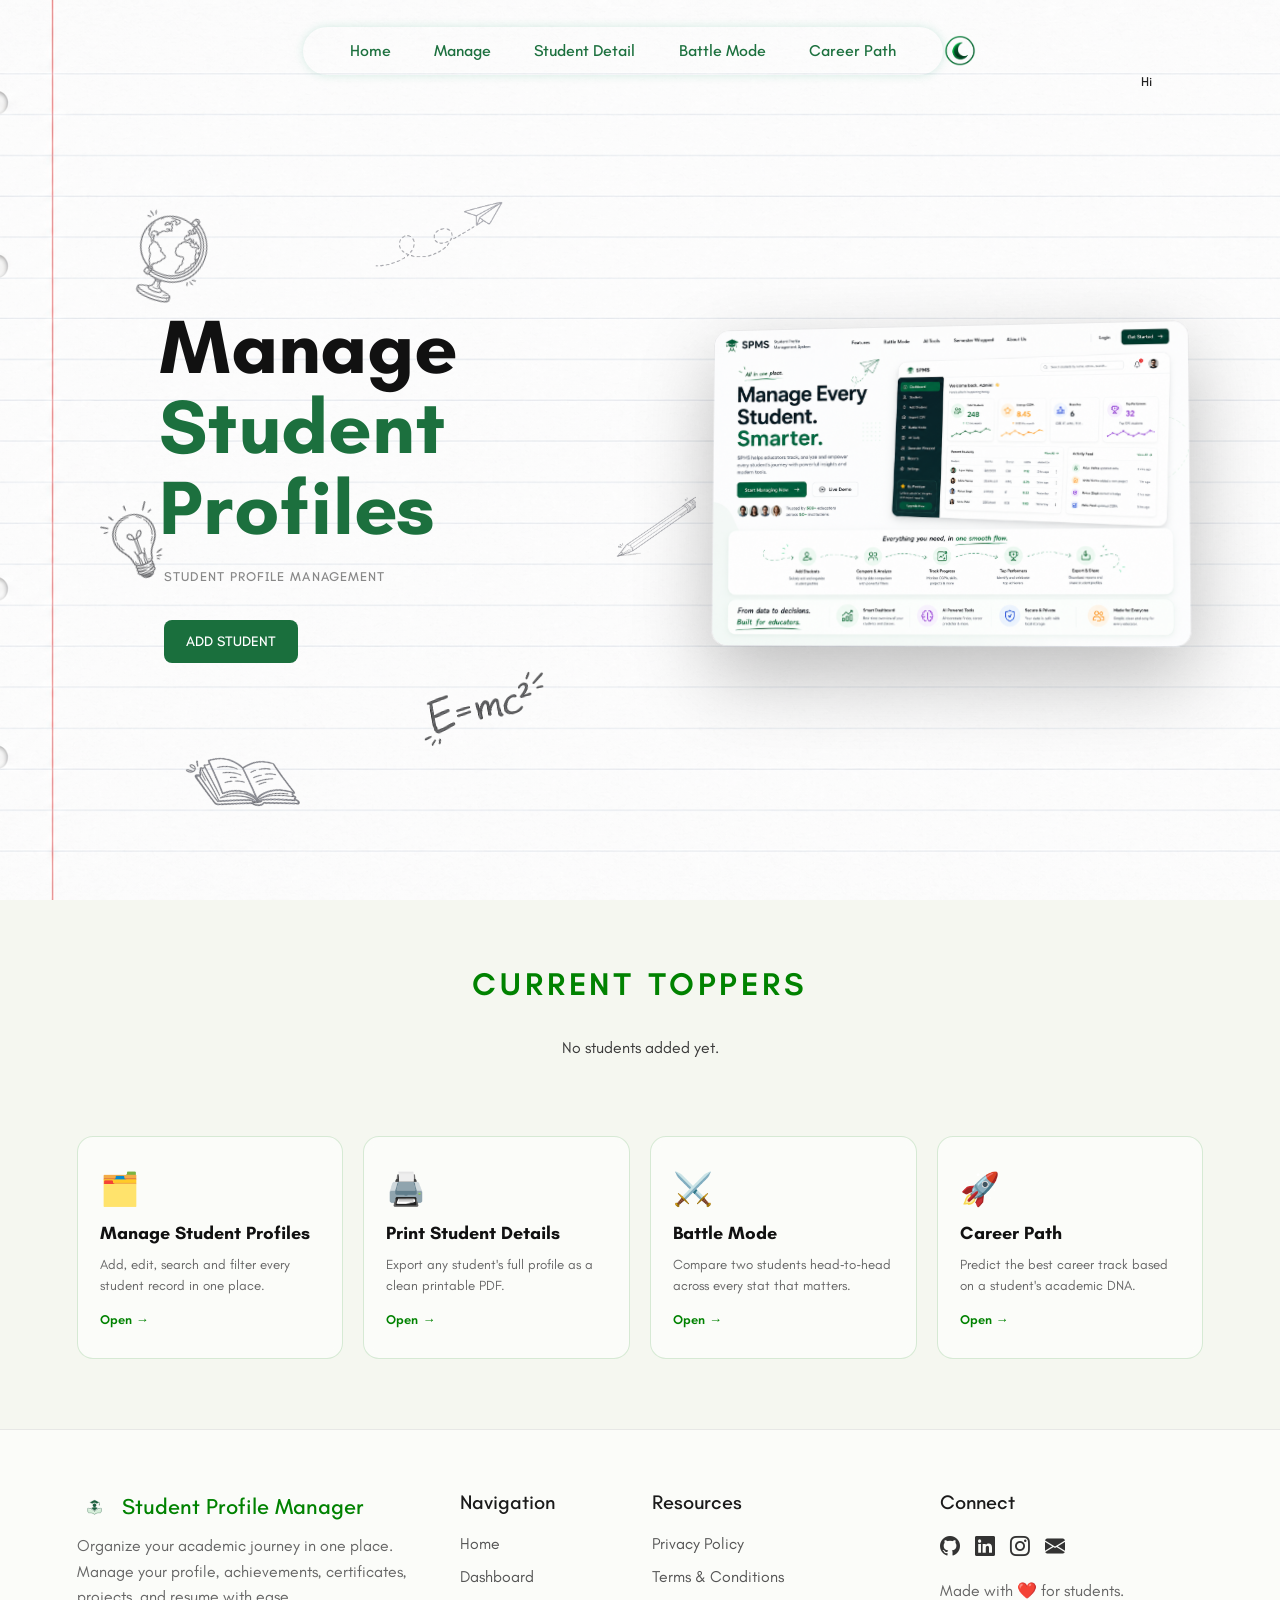
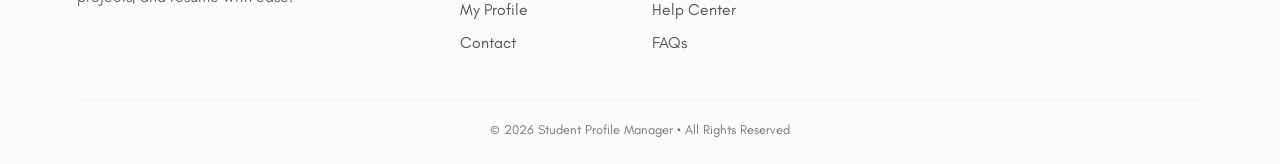
<file: pages/index.html>
<!doctype html>
<html lang="en">

<head>
  <meta charset="UTF-8" />
  <meta name="viewport" content="width=device-width, initial-scale=1.0" />

  <title>Nodus</title>

  <link rel="preconnect" href="https://fonts.googleapis.com" />
  <link rel="preconnect" href="https://fonts.gstatic.com" crossorigin />

  <link
    href="https://fonts.googleapis.com/css2?family=Space+Grotesk:wght@400;500;700&family=Teachers:ital,wght@0,400..800;1,400..800&display=swap"
    rel="stylesheet" />

  <link href="https://cdn.jsdelivr.net/npm/bootstrap@5.3.7/dist/css/bootstrap.min.css" rel="stylesheet" />

  <link rel="icon" href="../files/assets/logo_whitebg.png" />

  <link rel="stylesheet" href="../style/style.css" />
  <link rel="stylesheet" href="../style/index.css" />

  <script src="https://cdn.lordicon.com/lordicon.js"></script>
</head>

<body>

  <!-- SPLASH SCREEN -->
  <div id="splash-overlay">
    <div id="splash-logo">
      <img src="../files/assets/logo_text.png" alt="Nodus" />
    </div>
  </div>


  <div class="container">

    <!-- HEADER -->
    <header class="header">

      <nav class="navbar">

        <a href="index.html">Home</a>

        <a href="manage.html" id="navManage">
          Manage
        </a>

        <a href="Printdetails.html">
          Student Detail
        </a>

        <a href="battleMode.html">
          Battle Mode
        </a>

        <a href="careerAnalysis.html">
          Career Path
        </a>

      </nav>


      <!-- PROFILE -->
      <div class="profile-wrapper">

        <lord-icon src="https://cdn.lordicon.com/bushiqea.json" trigger="hover" colors="primary:#008200"
          style="width: 38px; height: 38px; cursor: pointer">
        </lord-icon>

        <div class="profile-info">
          <span class="profile-name" id="profileName">
            Hi
          </span>

          <span class="profile-role" id="profileRole">
          </span>
        </div>


        <div class="profile-dropdown">

          <div class="dropdown-card">

            <button class="dropdown-item switch" onclick="switchUser()">

              <svg xmlns="http://www.w3.org/2000/svg" width="16" height="16" fill="currentColor" viewBox="0 0 16 16">
                <path
                  d="M15 14s1 0 1-1-1-4-5-4-5 3-5 4 1 1 1 1zm-7.978-1L7 12.996c.001-.264.167-1.03.76-1.72C8.312 10.629 9.282 10 11 10c1.717 0 2.687.63 3.24 1.276.593.69.758 1.457.76 1.72l-.008.002-.014.002zM11 7a2 2 0 1 0 0-4 2 2 0 0 0 0 4m3-2a3 3 0 1 1-6 0 3 3 0 0 1 6 0M6.936 9.28a6 6 0 0 0-1.23-.247A7 7 0 0 0 5 9c-4 0-5 3-5 4q0 1 1 1h4.216A2.24 2.24 0 0 1 5 13c0-1.01.377-2.042 1.09-2.904.243-.294.526-.569.846-.816M4.92 10A5.5 5.5 0 0 0 4 13H1c0-.26.164-1.03.76-1.724.545-.636 1.492-1.256 3.16-1.275ZM1.5 5.5a3 3 0 1 1 6 0 3 3 0 0 1-6 0m3-2a2 2 0 1 0 0 4 2 2 0 0 0 0-4" />
              </svg>

              Switch User

            </button>


            <button class="dropdown-item logout" onclick="logoutUser()">

              <svg xmlns="http://www.w3.org/2000/svg" width="16" height="16" fill="currentColor" viewBox="0 0 16 16">
                <path fill-rule="evenodd"
                  d="M6 12.5a.5.5 0 0 0 .5.5h8a.5.5 0 0 0 .5-.5v-9a.5.5 0 0 0-.5-.5h-8a.5.5 0 0 0-.5.5v2a.5.5 0 0 1-1 0v-2A1.5 1.5 0 0 1 6.5 2h8A1.5 1.5 0 0 1 16 3.5v9a1.5 1.5 0 0 1-1.5 1.5h-8A1.5 1.5 0 0 1 5 12.5v-2a.5.5 0 0 1 1 0z" />

                <path fill-rule="evenodd"
                  d="M.146 8.354a.5.5 0 0 1 0-.708l3-3a.5.5 0 1 1 .708.708L1.707 7.5H10.5a.5.5 0 0 1 0 1H1.707l2.147 2.146a.5.5 0 0 1-.708.708z" />
              </svg>

              Logout

            </button>

          </div>

        </div>

      </div>


      <div class="toggleTheme">
        <button id="toggleBtn" >
          <!-- Test BUtton -->
          <img src="../files/assets/darkmode.png" alt="themeIcon" id="themeIcon">
        </button>
      </div>

    </header>


    <!-- HERO -->
    <main class="hero">

      <!-- LEFT -->
      <section class="heroSectionLeft">

        <div class="hero-f-content">

          <div class="text-box">

            <span class="text-line top visible" id="topText"></span>

            <span class="text-line bottom visible" id="bottomText"></span>

          </div>

          <p class="hero-label">
            Student Profile Management
          </p>

          <a href="manage.html" class="hero-button" style="  color: white;
">
            ADD STUDENT
          </a>

        </div>


        <!-- DOODLES -->
        <div class="signin-doodles" aria-hidden="true">

          <img src="../files/assets/doodle/flying_plane_bw.png" class="doodle plane" alt="" />

          <img src="../files/assets/doodle/book_bw.png" class="doodle book" alt="" />

          <img src="../files/assets/doodle/light_bulb_bw.png" class="doodle bulb" alt="" />

          <img src="../files/assets/doodle/formula_bw.png" class="doodle formula" alt="" />

          <img src="../files/assets/doodle/globe_bw.png" class="doodle globe" alt="" />

          <img src="../files/assets/doodle/pencil_bw.png" class="doodle pencil" alt="" />

        </div>

      </section>


      <!-- RIGHT -->
      <section class="heroSectionRight">

        <div class="hero-shot-wrap">

          <div class="shot-stage" id="shotStage">

            <img id="shotImg" class="shot-img" src="../files/assets/temp_UI.png"
              alt="Student profile management interface preview" />

            <div class="shot-glare" id="shotGlare"></div>

          </div>

        </div>

      </section>

    </main>

  </div>


  <!-- ================
  INDEX PAGE SECTIONS
  ====================== -->

  <!-- ══ HALL OF FAME ══ -->
  <section class="hof-section">
    <p class="section-eyebrow"> Current Toppers</p>
    <div class="hof-podium" id="hofPodium">
      <!-- JS fills this -->
    </div>
  </section>


  <!-- ══ FEATURE COLUMNS ══ -->
  <section class="features-section">

    <a href="manage.html" class="feat-card">
      <div class="feat-icon">🗂️</div>
      <h3 class="feat-title">Manage Student Profiles</h3>
      <p class="feat-desc">Add, edit, search and filter every student record in one place.</p>
      <span class="feat-cta">Open →</span>
    </a>

    <a href="Printdetails.html" class="feat-card">
      <div class="feat-icon">🖨️</div>
      <h3 class="feat-title">Print Student Details</h3>
      <p class="feat-desc">Export any student's full profile as a clean printable PDF.</p>
      <span class="feat-cta">Open →</span>
    </a>

    <a href="battleMode.html" class="feat-card">
      <div class="feat-icon">⚔️</div>
      <h3 class="feat-title">Battle Mode</h3>
      <p class="feat-desc">Compare two students head‑to‑head across every stat that matters.</p>
      <span class="feat-cta">Open →</span>
    </a>

    <a href="careerAnalysis.html" class="feat-card">
      <div class="feat-icon">🚀</div>
      <h3 class="feat-title">Career Path</h3>
      <p class="feat-desc">Predict the best career track based on a student's academic DNA.</p>
      <span class="feat-cta">Open →</span>
    </a>

  </section>




  <!-- FOOTER -->
  <footer class="footer">

    <div class="foot-container">

      <div class="row gy-4">

        <!-- LOGO -->
        <div class="col-lg-4">

          <h3 class="footer-logo">

            <img src="../files/assets/logo.png" alt="Logo" class="footer-logo-img" />

            Student Profile Manager

          </h3>

          <p>
            Organize your academic journey in one place.
            Manage your profile, achievements, certificates,
            projects, and resume with ease.
          </p>

        </div>


        <!-- NAVIGATION -->
        <div class="col-lg-2 col-md-4">

          <h5>
            Navigation
          </h5>

          <ul class="footer-links">

            <li>
              <a href="index.html">
                Home
              </a>
            </li>

            <li>
              <a href="developing.html">
                Dashboard
              </a>
            </li>

            <li>
              <a href="developing.html">
                My Profile
              </a>
            </li>

            <li>
              <a href="developing.html">
                Contact
              </a>
            </li>

          </ul>

        </div>


        <!-- RESOURCES -->
        <div class="col-lg-3 col-md-4">

          <h5>
            Resources
          </h5>

          <ul class="footer-links">

            <li>
              <a href="#">
                Privacy Policy
              </a>
            </li>

            <li>
              <a href="#">
                Terms & Conditions
              </a>
            </li>

            <li>
              <a href="#">
                Help Center
              </a>
            </li>

            <li>
              <a href="#">
                FAQs
              </a>
            </li>

          </ul>

        </div>


        <!-- SOCIAL -->
        <div class="col-lg-3 col-md-4">

          <h5>
            Connect
          </h5>

          <div class="social-links">

            <a href="https://github.com/" target="_blank" rel="noopener noreferrer" aria-label="GitHub">
              <i class="bi bi-github"></i>
            </a>

            <a href="https://linkedin.com/in/" target="_blank" rel="noopener noreferrer" aria-label="LinkedIn">
              <i class="bi bi-linkedin"></i>
            </a>

            <a href="https://instagram.com/" target="_blank" rel="noopener noreferrer" aria-label="Instagram">
              <i class="bi bi-instagram"></i>
            </a>

            <a href="mailto:yourmail@gmail.com" aria-label="Email">
              <i class="bi bi-envelope-fill"></i>
            </a>

          </div>

          <p class="mt-3 mb-0">
            Made with ❤️ for students.
          </p>

        </div>

      </div>


      <hr />

      <div class="footer-bottom">
        © 2026 Student Profile Manager • All Rights Reserved
      </div>

    </div>

  </footer>


  <!-- BOOTSTRAP ICONS -->
  <link rel="stylesheet" href="https://cdn.jsdelivr.net/npm/bootstrap-icons@1.11.3/font/bootstrap-icons.min.css" />

  <script src="../scripts/script.js"></script>
  <script src="../scripts/index.js"></script>

</body>

</html>
</file>
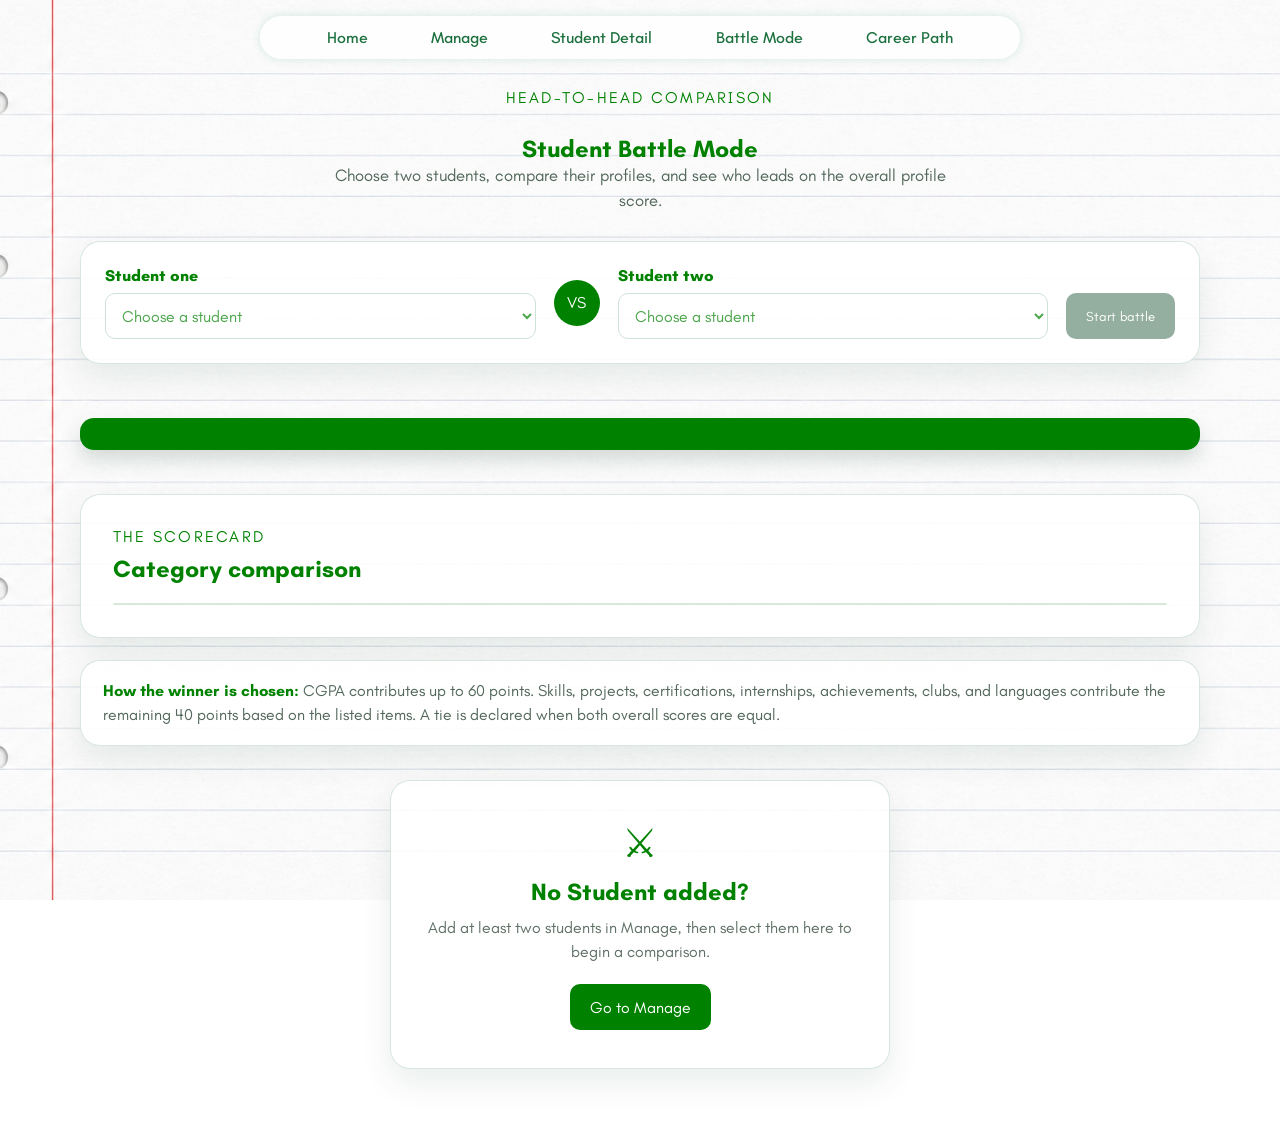
<file: pages/battleMode.html>
<!DOCTYPE html>
<html lang="en">

<head>
    <meta charset="UTF-8">
    <meta name="viewport" content="width=device-width, initial-scale=1.0">
    <title>Battle Mode </title>
    <link
        href="https://fonts.googleapis.com/css2?family=Space+Grotesk:wght@400;500;600;700&family=Teachers:ital,wght@0,400..800;1,400..800&display=swap"
        rel="stylesheet">
    <link rel="icon" type="image/x-icon" href="../files/assets/logo_whitebg.png">
    <link rel="stylesheet" href="../style/style.css">
    <link rel="stylesheet" href="../style/battleMode.css">
</head>

<body>
    <div class="battle-page">
        <center>
            <nav class="navbar">

                <a href="index.html">Home</a>

                <a href="manage.html" id="navManage" onclick="checkAdmin(event)">
                    Manage
                </a>

                <a href="Printdetails.html">Student Detail</a>

                <a href="battleMode.html">Battle Mode</a>

                <a href="careerAnalysis.html">Career Path</a>

            </nav>
        </center>
        <main class="battle-main">
            <section class="battle-intro" aria-labelledby="battle-title">
                <br>
                <p class="eyebrow">HEAD-TO-HEAD COMPARISON</p><br>
                <h1 id="battle-title">Student Battle Mode</h1>
                <p>Choose two students, compare their profiles, and see who leads on the overall profile score.</p>
            </section>

            <section class="selection-panel" aria-label="Student selection">
                <div class="student-picker">
                    <label for="studentOne">Student one</label>
                    <select id="studentOne">
                        <option value="">Choose a student</option>
                    </select>
                </div>
                <span class="versus" aria-hidden="true">VS</span>
                <div class="student-picker">
                    <label for="studentTwo">Student two</label>
                    <select id="studentTwo">
                        <option value="">Choose a student</option>
                    </select>
                </div>
                <button id="startBattle" type="button">Start battle</button>
            </section>

            <p id="battleMessage" class="battle-message" role="alert" aria-live="polite"></p>

            <section id="battleResults" class="battle-results" hidden aria-live="polite">
                <div id="winnerBanner" class="winner-banner"></div>
                <div id="studentCards" class="student-cards"></div>

                <section class="comparison-panel" aria-labelledby="comparison-title">
                    <div class="panel-heading">
                        <p class="eyebrow">THE SCORECARD</p>
                        <h2 id="comparison-title">Category comparison</h2>
                    </div>
                    <div id="comparisonGrid" class="comparison-grid"></div>
                </section>

                <aside class="scoring-note">
                    <strong>How the winner is chosen:</strong> CGPA contributes up to 60 points. Skills, projects,
                    certifications, internships, achievements, clubs, and languages contribute the remaining 40 points
                    based on the listed items. A tie is declared when both overall scores are equal.
                </aside>
            </section>

            <section id="emptyState" class="empty-state">
                <span aria-hidden="true">⚔</span>
                <h2>No Student added?</h2>
                <p>Add at least two students in Manage, then select them here to begin a comparison.</p>
                <a href="manage.html" style="display: flex; justify-content: center; align-items: center;">Go to
                    Manage</a>
            </section>
        </main>
    </div>
    
    <script src="../scripts/script.js"></script>
    <script src="../scripts/battleMode.js"></script>
</body>

</html>
</file>
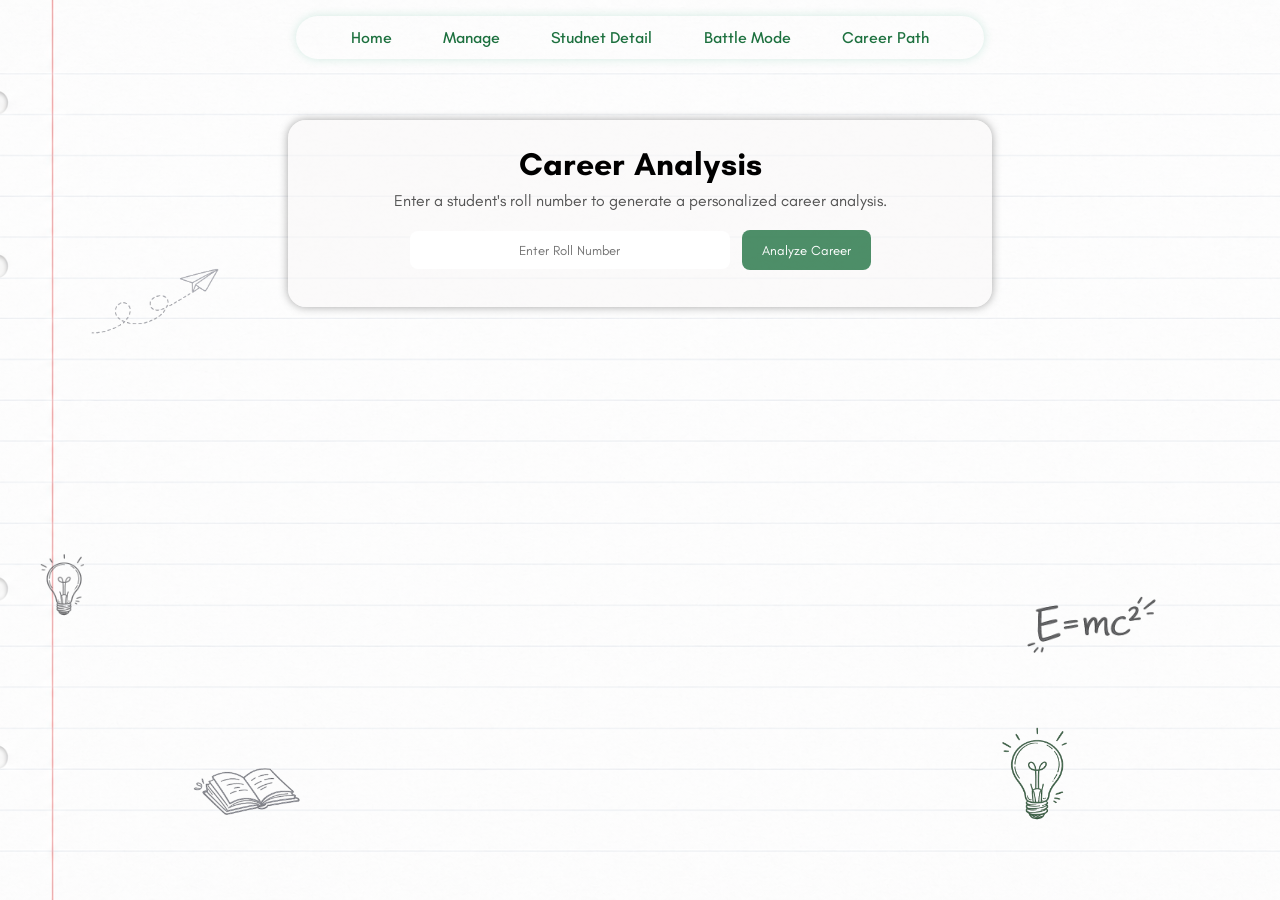
<file: pages/careerAnalysis.html>
<!DOCTYPE html>
<html lang="en">

<head>
    <meta charset="UTF-8">
    <meta name="viewport" content="width=device-width, initial-scale=1.0">

    <title>Career Analysis</title>

    <link
        href="https://fonts.googleapis.com/css2?family=Teachers:ital,wght@0,400..800;1,400..800&family=Caveat:wght@400..700&display=swap"
        rel="stylesheet">

    <link rel="stylesheet" href="../style/style.css">
    <link rel="stylesheet" href="../style/careerAnalysis.css">

    <link rel="icon" type="image/x-icon" href="../files/assets/logo_whitebg.png">
</head>

<body>

    <div class="careerContainer">

        <!-- NAVBAR -->

        <header class="header">

            <nav class="navbar">
                <a href="index.html">Home</a>
                <a href="manage.html" id="navManage">Manage</a>
                <a href="Printdetails.html">Studnet Detail</a>
                <a href="battleMode.html">Battle Mode</a>
                <a href="careerAnalysis.html">Career Path</a>
            </nav>

        </header>


        <!-- MAIN -->

        <main class="careerBody">

            <!-- SEARCH -->

            <section class="searchBox">

                <h1>Career Analysis</h1>

                <p>
                    Enter a student's roll number to generate
                    a personalized career analysis.
                </p>

                <div class="searchArea">

                    <input type="text" id="rollNumberInput" class="input_box" placeholder="Enter Roll Number">

                    <button type="button" id="generateCareerBtn">
                        Analyze Career
                    </button>

                </div>

                <p id="careerError"></p>

            </section>


            <!-- LOADING -->

            <section id="careerLoading" class="loadingBox">

                <div class="loader"></div>

                <p>
                    Analyzing student's profile...
                </p>

            </section>


            <!-- RESULT -->

            <section id="careerResult" class="careerResult">


                <!-- BEST CAREER -->

                <div class="careerCard bestCareer">

                    <span class="cardLabel">
                        BEST CAREER
                    </span>

                    <h2 id="bestCareerTitle">
                        —
                    </h2>

                    <p id="bestCareerDescription">
                        —
                    </p>

                </div>


                <!-- WHY -->

                <div class="careerCard">

                    <span class="cardLabel">
                        WHY THIS CAREER
                    </span>

                    <p id="whyThisCareer">
                        —
                    </p>

                </div>


                <!-- COMPATIBILITY -->

                <div class="careerCard compatibilityCard">

                    <span class="cardLabel">
                        CAREER COMPATIBILITY
                    </span>

                    <div id="careerScore" class="careerScore">
                        0%
                    </div>

                    <p id="careerCompatibilityDescription">
                        —
                    </p>

                </div>


                <!-- ALTERNATIVES -->

                <div class="careerCard">

                    <span class="cardLabel">
                        ALTERNATIVE CAREERS
                    </span>

                    <div class="alternativeGrid">

                        <div class="alternative">

                            <h3 id="alternativeCareer1Title">
                                —
                            </h3>

                            <span id="alternativeCareer1Score">
                                0%
                            </span>

                            <p id="alternativeCareer1Description">
                                —
                            </p>

                        </div>


                        <div class="alternative">

                            <h3 id="alternativeCareer2Title">
                                —
                            </h3>

                            <span id="alternativeCareer2Score">
                                0%
                            </span>

                            <p id="alternativeCareer2Description">
                                —
                            </p>

                        </div>


                        <div class="alternative">

                            <h3 id="alternativeCareer3Title">
                                —
                            </h3>

                            <span id="alternativeCareer3Score">
                                0%
                            </span>

                            <p id="alternativeCareer3Description">
                                —
                            </p>

                        </div>

                    </div>

                </div>


                <!-- ACADEMIC -->

                <div class="twoColumn">

                    <div class="careerCard">

                        <span class="cardLabel">
                            ACADEMIC STRENGTHS
                        </span>

                        <p id="academicStrengths">
                            —
                        </p>

                    </div>


                    <div class="careerCard">

                        <span class="cardLabel">
                            ACADEMIC WEAKNESSES
                        </span>

                        <p id="academicWeaknesses">
                            —
                        </p>

                    </div>

                </div>


                <!-- SKILLS -->

                <div class="twoColumn">

                    <div class="careerCard">

                        <span class="cardLabel">
                            SKILL PROFILE
                        </span>

                        <p id="skillProfile">
                            —
                        </p>

                    </div>


                    <div class="careerCard">

                        <span class="cardLabel">
                            SKILL GAPS
                        </span>

                        <p id="skillGaps">
                            —
                        </p>

                    </div>

                </div>


                <!-- ROADMAP -->

                <div class="careerCard">

                    <span class="cardLabel">
                        CAREER ROADMAP
                    </span>

                    <div class="roadmap">

                        <div class="roadmapStep">

                            <span>01</span>

                            <div>

                                <h3 id="roadmap1Title">
                                    —
                                </h3>

                                <p id="roadmap1Description">
                                    —
                                </p>

                            </div>

                        </div>


                        <div class="roadmapStep">

                            <span>02</span>

                            <div>

                                <h3 id="roadmap2Title">
                                    —
                                </h3>

                                <p id="roadmap2Description">
                                    —
                                </p>

                            </div>

                        </div>


                        <div class="roadmapStep">

                            <span>03</span>

                            <div>

                                <h3 id="roadmap3Title">
                                    —
                                </h3>

                                <p id="roadmap3Description">
                                    —
                                </p>

                            </div>

                        </div>

                    </div>

                </div>


                <!-- RISK -->

                <div class="careerCard riskCard">

                    <span class="cardLabel">
                        MAJOR RISK
                    </span>

                    <p id="majorRisk">
                        —
                    </p>

                </div>


                <!-- TIP -->

                <div class="careerCard tipCard">

                    <span class="cardLabel">
                        TIP TO CONQUER
                    </span>

                    <h2 id="tipToConquer">
                        —
                    </h2>

                </div>


                <!-- NEXT ACTION -->

                <div class="careerCard nextActionCard">

                    <span class="cardLabel">
                        NEXT ACTION
                    </span>

                    <p id="nextAction">
                        —
                    </p>

                </div>

            </section>


            <!-- DOODLES -->

            <div class="career-doodles" aria-hidden="true">

                <img src="../files/assets/doodle/flying_plane_bw.png" class="doodle plane" alt="">

                <img src="../files/assets/doodle/book_bw.png" class="doodle book" alt="">

                <img src="../files/assets/doodle/light_bulb_bw.png" class="doodle bulb" alt="">

                <img src="../files/assets/doodle/formula_bw.png" class="doodle formula" alt="">

                <img src="../files/assets/doodle/light_bulb.png" class="doodle clrBulb" alt="">

            </div>

        </main>

    </div>


    <script src="../scripts/script.js"></script>
    <script src="../scripts/careerAnalysis.js"></script>

</body>

</html>
</file>
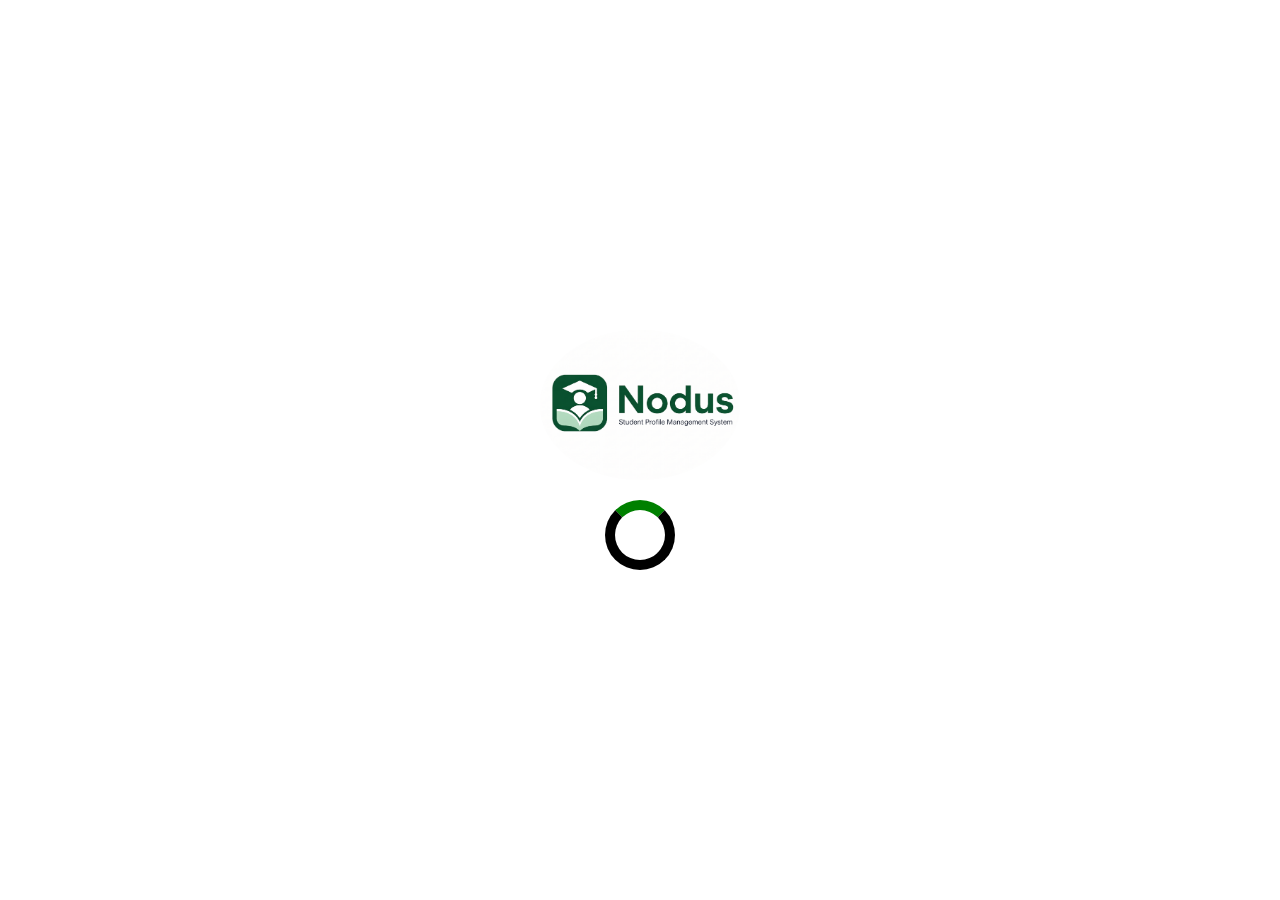
<file: pages/loading.html>
<!DOCTYPE html>
<html lang="en">
<head>
    <meta charset="UTF-8">
    <meta http-equiv="refresh" content="3;url=index.html">
    <title>Document</title>
    <style>
        /* Screen ke center me karne ke liye */
        body {
            margin: 0;
            padding: 0;
            min-height: 100vh;
            display: flex;
            justify-content: center;
            align-items: center;
        }

        /* Container vertical alignment aur spacing ke liye */
        .container {
            display: flex;
            flex-direction: column;
            align-items: center;
            gap: 20px; /* Photo aur loading line ke beech ka space */
        }

        .profile-pic {
            width: 200px;
            height: 150px;
            border-radius: 50%;
            object-fit: cover;
        }

        .square{
            width: 50px;
            height: 50px;
            border-radius: 50%;
            border: 10px solid black;
            margin: auto;
            border-top: 10px solid green;
            animation: mycol 3s linear infinite;
        }
        @keyframes mycol{ 
           0% {transform: rotate(0deg);}
            25%{transform: rotate(90deg);}
            50%{transform: rotate(180deg);}
            75%{transform: rotate(270deg);}
           100% {transform: rotate(360deg);}
        }
    </style>
</head>
<body>

    <div class="container">
        <!-- Photo ke liye place (src me apni image ka path daal dena) -->
        <img src="../files/assets/logo_text.png" alt="Profile Photo" class="profile-pic" height="200px">
        
        <!-- Aapka loading spinner -->
        <div class="square"></div>
    </div>

</body>
</html>
</file>
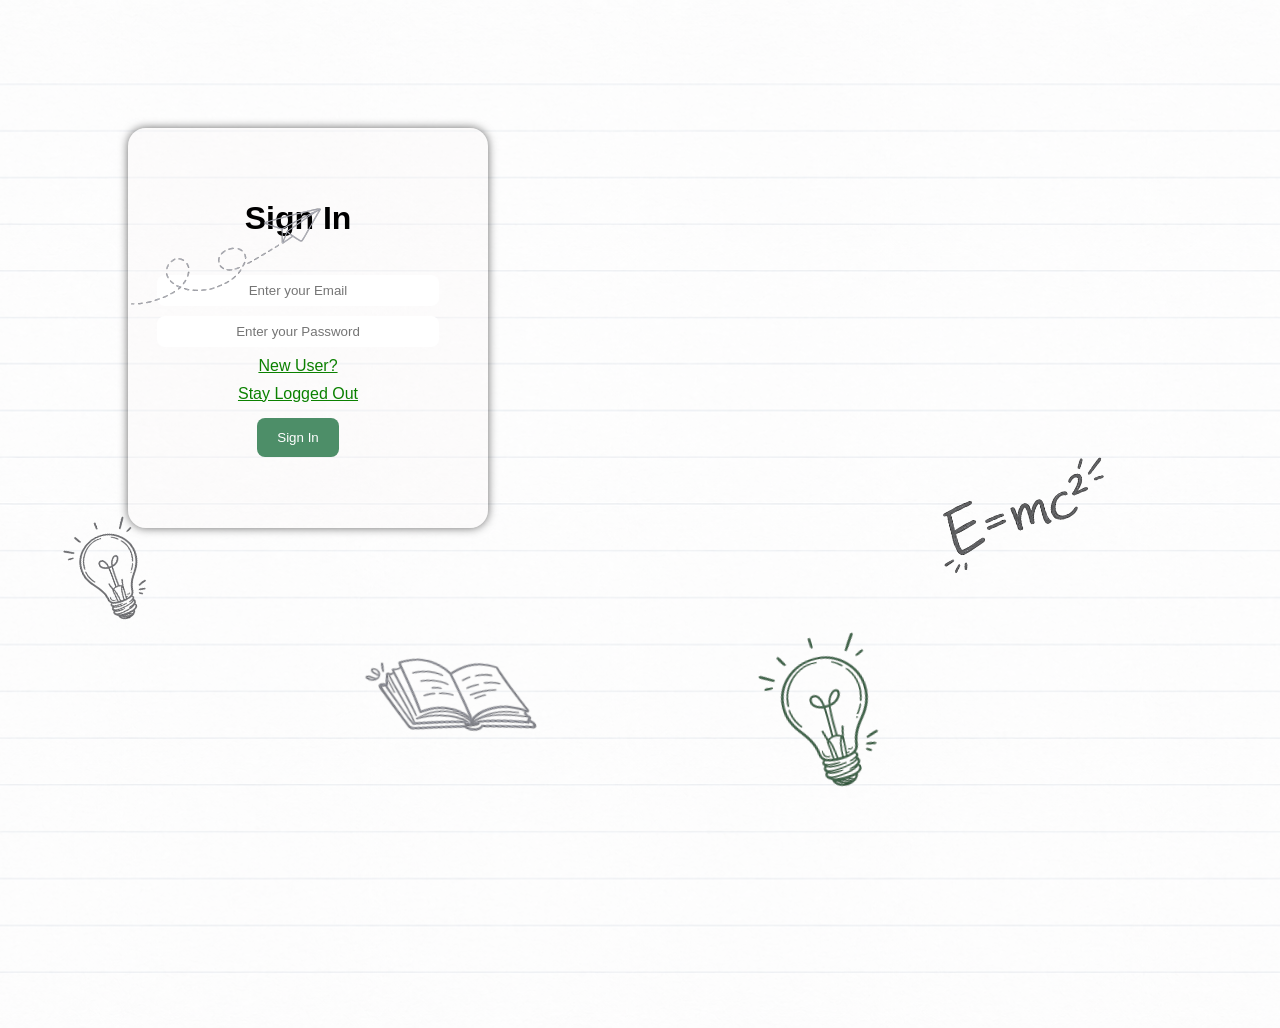
<file: pages/signin.html>
<!DOCTYPE html>
<html lang="en">

<head>
    <meta charset="UTF-8">
    <meta name="viewport" content="width=device-width, initial-scale=1.0">
    <title>Sign In</title>

    <link rel="stylesheet" href="../style/style.css">
    <link rel="stylesheet" href="../style/signin.css">
    <link rel="icon" type="image/x-icon" href="../files/assets/logo_whitebg.png">

</head>

    
<body>

    <div class="container">


        <form id="form">
            <h1>Sign In</h1><br>

            <input type="email" id="in_signEmail" class="input_box" placeholder="Enter your Email" required>

            <input type="password" id="in_signPassword" class="input_box" placeholder="Enter your Password" required>

            <a href="../pages/signup.html">New User?</a>
            <a href="../pages/index.html">Stay Logged Out</a>
            <input type="submit" value="Sign In" id="submitSignIn">

        </form>
        <p id="signinError"></p>

        <div class="signin-doodles" aria-hidden="true">
            <img src="../files/assets/doodle/flying_plane_bw.png" class="doodle plane" alt="">
            <img src="../files/assets/doodle/book_bw.png" class="doodle book" alt="">
            <img src="../files/assets/doodle/light_bulb_bw.png" class="doodle bulb" alt="">
            <img src="../files/assets/doodle/formula_bw.png" class="doodle formula" alt="">
            <img src="../files/assets/doodle/light_bulb.png" class="doodle clrBulb" alt="">
        </div>
    </div>
    </div>

    <script src="../scripts/script.js"></script>
    <script src="../scripts/signin.js"></script>

</body>

</html>
</file>
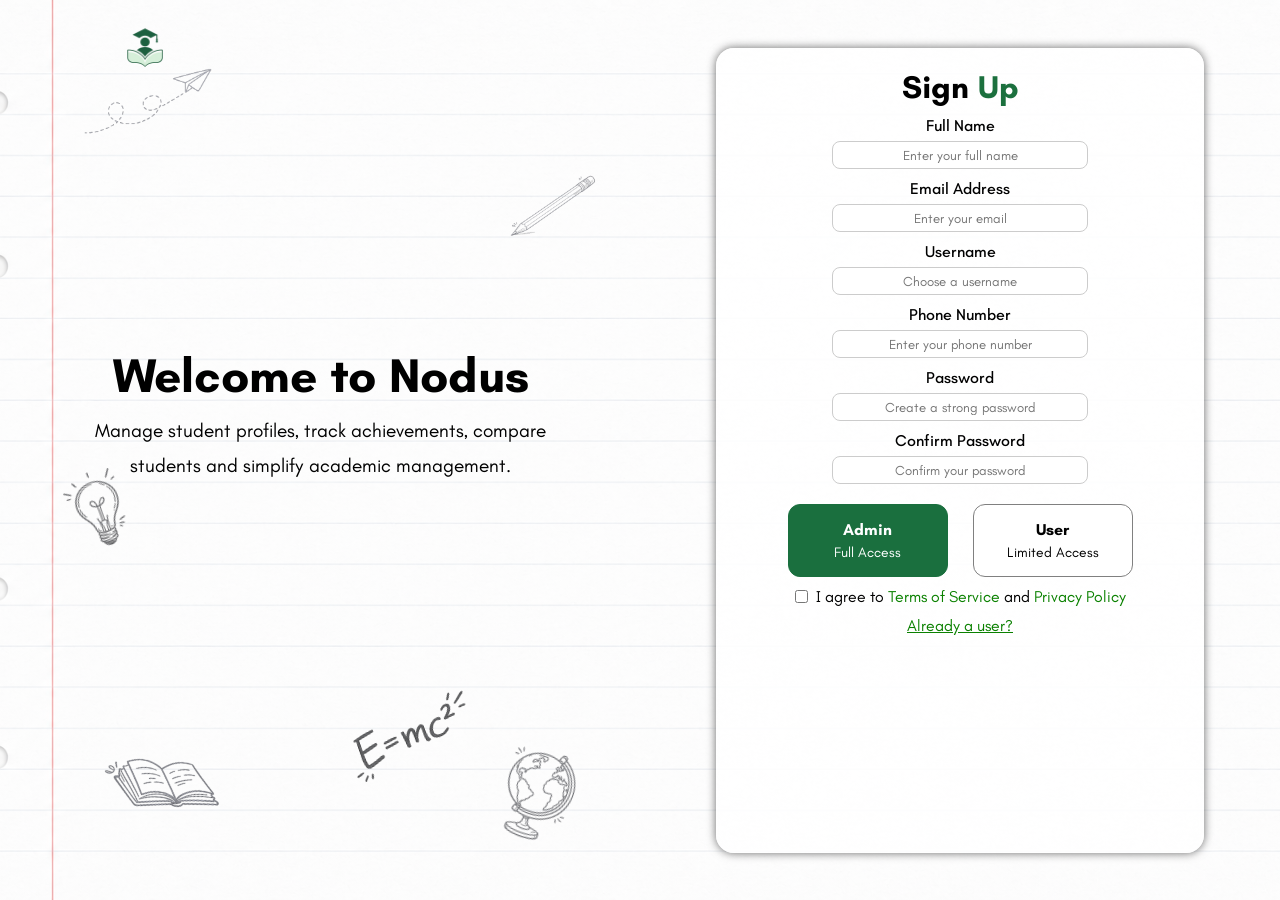
<file: pages/signup.html>
<!DOCTYPE html>
<html lang="en">

<head>
    <meta charset="UTF-8">
    <meta name="viewport" content="width=device-width, initial-scale=1.0">
    <title>Sign Up</title>

    <!-- Google Font -->
    <link rel="preconnect" href="https://fonts.googleapis.com">
    <link rel="preconnect" href="https://fonts.gstatic.com" crossorigin>
    <link href="https://fonts.googleapis.com/css2?family=Teachers:ital,wght@0,400..800;1,400..800&display=swap"
        rel="stylesheet">


    <!-- all the links -->
    <link rel="icon" href="../files/assets/logo_whitebg.png">
    <link rel="stylesheet" href="../style/style.css">
    <link rel="stylesheet" href="../style/signup.css">
</head>

<body>

    <div class="SignupGrid">

        <!-- LEFT SIDE -->

        <div class="logo">
            <a href="index.html"><img src="../files/assets/logo.png" alt="NodusLogo"></a>
        </div>

        <div class="leftContent">

            <div class="leftText">
                <h1>Welcome to Nodus</h1>

                <p>
                    Manage student profiles, track achievements,
                    compare students and simplify academic management.
                </p>
                <!-- DOODLE IMAGES -->

                <img src="../files/assets/doodle/book_bw.png" class="doodle book" alt="Book">

                <img src="../files/assets/doodle/flying_plane_bw.png" class="doodle plane" alt="Paper Plane">

                <img src="../files/assets/doodle/pencil_bw.png" class="doodle pencil" alt="Pencil">

                <img src="../files/assets/doodle/globe_bw.png" class="doodle globe" alt="Globe">

                <img src="../files/assets/doodle/light_bulb_bw.png" class="doodle bulb" alt="Light Bulb">
                
                <img src="../files/assets/doodle/formula_bw.png" class="doodle formula" alt="Light Bulb">

            </div>

        </div>

        <!--  RIGHT SIDE  -->

        <div class="container">

            <form id="signUpForm">

                <!-- Heading -->
                <div class="form_group">
                    <h1 >Sign <span </span style="color: #1c703e;"> Up </span></h1>
                </div>

                <!-- Name -->
                <div class="form_group">
                    <label for="full_name">Full Name</label>
                    <input type="text" id="full_name" class="input_box" placeholder="Enter your full name"
                        autocomplete="name" required>
                </div>

                <!-- Email -->
                <div class="form_group">
                    <label for="inEmail">Email Address</label>
                    <input type="email" id="inEmail" class="input_box" placeholder="Enter your email"
                        autocomplete="email" required>
                </div>

                <!-- Username -->
                <div class="form_group">
                    <label for="inUsername">Username</label>
                    <input type="text" id="inUsername" class="input_box" placeholder="Choose a username"
                        autocomplete="username" required>
                </div>

                <!-- Phone -->
                <div class="form_group">
                    <label for="inPhone">Phone Number</label>
                    <input type="tel" id="inPhone" class="input_box" placeholder="Enter your phone number"
                        autocomplete="tel" required>
                </div>

                <!-- Password -->
                <div class="form_group">
                    <label for="inPassword">Password</label>
                    <input type="password" id="inPassword" class="input_box" placeholder="Create a strong password"
                        autocomplete="new-password" required>
                </div>

                <!-- Confirm Password -->
                <div class="form_group">
                    <label for="inConfirm">Confirm Password</label>
                    <input type="password" id="inConfirm" class="input_box" placeholder="Confirm your password"
                        autocomplete="new-password" required>
                </div>

                <!-- Role -->
                <div class="role_group">

                    <label class="roleBox" for="admin">

                        <input type="radio" id="admin" name="role" value="Admin" checked>

                        <span>Admin</span>
                        <p>Full Access</p>

                    </label>

                    <label class="roleBox" for="user">

                        <input type="radio" id="user" name="role" value="User">

                        <span>User</span>
                        <p>Limited Access</p>

                    </label>

                </div>

                <!-- Terms -->
                <div class="terms_group">

                    <input type="checkbox" id="termsCheck">

                    <label for="termsCheck">
                        I agree to
                        <a href="#" target="_blank">Terms of Service</a>
                        and
                        <a href="#" target="_blank">Privacy Policy</a>
                    </label>

                </div>

                <a href="signin.html" target="_blank">
                    Already a user?
                </a>

                <!-- Submit -->
                <button type="submit" id="createAccountBtn">
                    CREATE ACCOUNT
                </button>

            </form>

            <!-- Error -->
            <p id="usernameError"></p>
            <p id="unmatchedPassword"></p>
            <p id="validPassword"></p>

        </div>

    </div>




    <!-- Doodles -->


    <script src="../scripts/script.js"></script>
    <script src="../scripts/signup.js"></script>

</body>

</html>
</file>
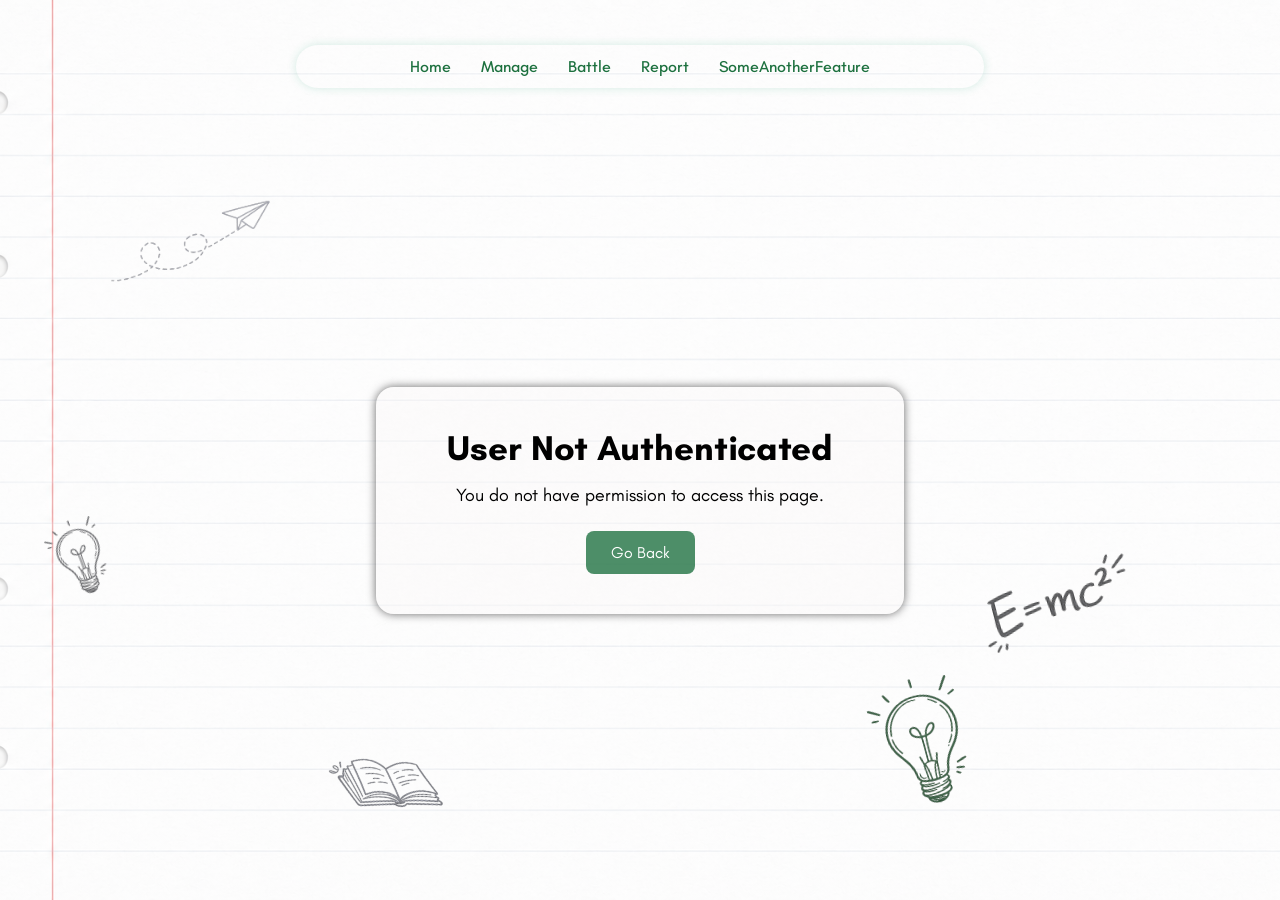
<file: pages/unauthorise.html>
<!DOCTYPE html>
<html lang="en">

<head>
    <meta charset="UTF-8">
    <meta name="viewport" content="width=device-width, initial-scale=1.0">

    <title>Unauthorised</title>

    <link
        href="https://fonts.googleapis.com/css2?family=Teachers:ital,wght@0,400..800;1,400..800&family=Caveat:wght@400..700&display=swap"
        rel="stylesheet">

    <link rel="stylesheet" href="../style/style.css">
    <link rel="stylesheet" href="../style/unauthorise.css">

    <link rel="icon" type="image/x-icon" href="../files/assets/logo_whitebg.png">
</head>

<body>

    <div class="unauthoriseContainer">

        <div class="header">
            <nav class="navbar">
                <a href="index.html">Home</a>
                <a href="manage.html" id="navManage">Manage</a>
                <a href="developing.html">Battle</a>
                <a href="developing.html">Report</a>
                <a href="developing.html">SomeAnotherFeature</a>
            </nav>
        </div>

        <main class="unauthoriseBody">

            <div class="unauthoriseBox">

                <h1>User Not Authenticated</h1>

                <p>
                    You do not have permission to access this page.
                </p>

                <a href="index.html" class="backButton" style="color: white;">
                    Go Back
                </a>

            </div>

            <div class="unauthorise-doodles" aria-hidden="true">

                <img src="../files/assets/doodle/flying_plane_bw.png" class="doodle plane" alt="">

                <img src="../files/assets/doodle/book_bw.png" class="doodle book" alt="">

                <img src="../files/assets/doodle/light_bulb_bw.png" class="doodle bulb" alt="">

                <img src="../files/assets/doodle/formula_bw.png" class="doodle formula" alt="">

                <img src="../files/assets/doodle/light_bulb.png" class="doodle clrBulb" alt="">

            </div>

        </main>

    </div>

    <script src="../scripts/script.js"></script>
    <script src="../scripts/index.js"></script>

</body>

</html>
</file>
<file: style/style.css>
* {
    font-family: "Teachers", sans-serif;
}


.submit {
    grid-column: 1 / -1;
    padding: 12px 25px;
    background-color: #1a6f3e;
    color: white;
    border: none;
    border-radius: 8px;
    cursor: pointer;
}

.submit:hover {
    background-color: #145630;
}


a:link {
    color: #0b8100;
}

a:visited {
    color: #19703fc0;
}

.input_box {
    width: 15vw;
    padding: 10px;
    text-align: center;
    border: 1px solid #ccc;
    border-radius: 8px;
    box-sizing: border-box;
}

.h1 {
    color: #008200;
}

.header {
    position: sticky;
    top: 16px;
    z-index: 100;
}

.navbar {
    width: 50vw;
    padding: 12px 24px;
    display: flex;
    justify-content: space-evenly;
    align-items: center;
    gap: 20px;
    border-radius: 2vw;
    box-shadow: 0.1px 0.1px 10px #239f7631;
}

.navbar a {
    font-weight: 500;
    color: #1c703e;
    text-decoration: none;
    border-radius: 8px;
    transition: background 0.2s, color 0.2s, transform 0.15s;
    position: relative;
}

.navbar a::after {
    content: '';
    position: absolute;
    bottom: -2px;
    left: 10%;
    width: 0%;
    height: 2px;
    background: #1c703e;
    border-radius: 2px;
    transition: width 0.25s ease;
    /* Wobbly hand-drawn feel */
    clip-path: polygon(0 40%, 100% 0%, 100% 60%, 0% 100%);
}

.navbar a:hover::after {
    width: 80%;
}

.navbar a:hover {
    color: #005a00;
    transform: translateY(-1px);
}

/* Fix visited/link — both same green */
.navbar a:link,
.navbar a:visited {
    color: #1c703e;
    text-decoration: none;
}

.navbar a:active {
    transform: translateY(0px);
}


.profile-wrapper {
    margin-top: 10px;
    flex-direction: column;
    align-items: center;
    gap: 4px;
}

.profile-info {
    display: flex;
    flex-direction: column;
    align-items: center;
    line-height: 1.3;
}

.profile-name {
    font-size: 13px;
    font-weight: 500;
    color: #222;
}

.profile-role {
    font-size: 11px;
    font-weight: 300;
    color: #888;
}




/* ── Profile Dropdown ── */

.header {
    position: relative;
}

.profile-wrapper {
    z-index: 10;
    position: absolute;
    right: 2rem;
    top: 50%;
    transform: translateY(-50%);
    display: flex;
    align-items: center;
    cursor: pointer;
}

.profile-dropdown {
    display: flex;
    flex-direction: column;
    position: absolute;
    top: 100%;
    padding-top: 8px;
    right: 0;
    z-index: 100;
    opacity: 0;
    pointer-events: none;
    transform: translateY(-6px);
    transition: opacity 0.2s ease-in-out, transform 0.2s ease-in-out;
}

/* show dropdown on hover */
.profile-wrapper:hover .profile-dropdown {
    opacity: 1;
    pointer-events: all;
    transform: translateY(0);
}

.dropdown-card {
    background: #fff;
    border: 1px solid #e5e5e5;
    border-radius: 10px;
    overflow: hidden;
    width: fit-content;
    box-shadow: 0 8px 24px rgba(0, 0, 0, 0.10);
}

.dropdown-item {
    display: flex;
    align-items: center;
    gap: 10px;
    padding: 12px 16px;
    background: none;
    border: none;
    font-size: 14px;
    font-weight: 700;
    color: #333;
    cursor: pointer;
    text-align: left;
    width: 100%;
    white-space: nowrap;
    transition: background 0.15s ease-in-out;
}

.dropdown-item.switch {
    color: #1c703e;
}

.dropdown-item.switch:hover {
    background: #f0faf6;
}

.dropdown-item.logout {
    color: #c0392b;
}

.dropdown-item.logout:hover {
    background: #fff0ef;
}








* {
    margin: 0;
    padding: 0;
}

.container {
    height: 100vh;
    display: grid;
    grid-template-rows: 10% 3fr;
    grid-template-columns: 10% 3fr;
}

.right {
    grid-row: 1/3;
    grid-column: 1/2;
    background-color: green;
}

.top {
    grid-row: 1/2;
    grid-column: 2/3;
}

.main {
    grid-row: 2/3;
    grid-column: 2/3;
}
</file>
<file: style/index.css>
* {
  margin: 0;
  padding: 0;
  box-sizing: border-box;
}

html {
  width: 100%;
  min-height: 100%;
}

/* ══ BASE BODY ══ */
body {
  width: 100%;
  min-height: 100vh;
  overflow-x: hidden;
  font-family: "Teachers", sans-serif;
  color: var(--text-primary);
  transition: background 0.3s ease, color 0.3s ease;

  /* light mode — notebook bg */
  background:
    linear-gradient(rgba(255, 255, 255, 0.35), rgba(255, 255, 255, 0.35)),
    url("../files/assets/page_bg.png");
  background-size: cover;
  background-position: center;
  background-attachment: fixed;
}

html.dark-mode body {
  background: #121612;
}


/* SPLASH SCREEN */

#splash-overlay {
  position: fixed;
  inset: 0;

  background: #fdfdfd;

  display: flex;
  align-items: center;
  justify-content: center;

  z-index: 9999;

  animation:
    splashFade 0.5s ease 1.4s forwards;

  pointer-events: none;
}

#splash-logo {
  animation:
    logoBurst 1s cubic-bezier(0.22, 1, 0.36, 1) 0.1s both;
}

#splash-logo img {
  width: 20vw;
  max-width: 250px;
}


/* SPLASH ANIMATION */

@keyframes logoBurst {

  0% {
    transform: scale(0.15);
    opacity: 0;
  }

  60% {
    transform: scale(1.08);
    opacity: 1;
  }

  80% {
    transform: scale(0.97);
  }

  100% {
    transform: scale(1);
    opacity: 1;
  }

}

@keyframes splashFade {

  0% {
    opacity: 1;
  }

  100% {
    opacity: 0;
    visibility: hidden;
  }

}


/* MAIN CONTAINER */

.container {
  width: 100%;
  min-height: 100vh;

  display: grid;

  grid-template-columns:
    minmax(0, 55%) minmax(0, 45%);

  grid-template-rows: 70px minmax(0, 1fr);

  position: relative;
}


/* HEADER */

.header {
  width: 100%;

  display: flex;
  justify-content: center;
  align-items: center;

  grid-column: 1 / 3;
  grid-row: 1 / 2;

  position: relative;

  z-index: 50;
}

.header {
  position: sticky;
  top: 16px;
  z-index: 100;
}

.navbar {
  width: 50vw;
  padding: 12px 24px;
  display: flex;
  justify-content: space-evenly;
  align-items: center;
  gap: 20px;
  border-radius: 2vw;
  box-shadow: 0.1px 0.1px 10px #239f7631;
}

/* HERO */

.hero {
  width: 100%;

  grid-column: 1 / 3;
  grid-row: 2 / 3;

  display: grid;

  grid-template-columns:
    minmax(0, 55%) minmax(0, 45%);

  min-height: 0;

  position: relative;
}


/* LEFT SIDE */

.heroSectionLeft {
  grid-column: 1 / 2;

  min-width: 0;

  display: flex;
  align-items: center;

  padding-left: 6vw;

  position: relative;

  overflow: hidden;
}

.hero-f-content {
  display: flex;
  flex-direction: column;

  gap: 18px;

  position: relative;

  z-index: 10;
}


/* TEXT */

.text-box {
  display: inline-block;

  text-align: left;

  margin-left: 0;
}

.text-line {
  display: block;

  font-size: clamp(42px,
      6vw,
      105px);

  font-weight: 700;

  line-height: 1.05;

  transition:
    opacity 0.4s ease,
    transform 0.4s ease;
}

.text-line.top {
  color: #111;
}

.text-line.bottom {
  color: #1c703e;
}

.text-line.hidden {
  opacity: 0;

  transform:
    translateY(-12px);
}

.text-line.visible {
  opacity: 1;

  transform:
    translateY(0);
}


/* LABEL */

.hero-label {
  margin-left: 5px;

  font-size: 13px;

  font-weight: 500;

  letter-spacing: 0.08em;

  text-transform: uppercase;

  color: #888;
}


/* ADD BUTTON */

.hero-button {
  width: fit-content;

  padding: 11px 22px;

  margin-left: 5px;


  background-color: #1a6f3d;

  border-radius: 8px;

  text-decoration: none;

  font-size: 14px;

  font-weight: 500;

  transition:
    background-color 0.2s ease,
    transform 0.2s ease;
}

.hero-button:hover {
  color: white;

  background-color: #155b32;

  transform:
    translateY(-2px);
}


/* RIGHT SIDE */

.heroSectionRight {
  grid-column: 2 / 3;

  min-width: 0;

  position: relative;

  display: flex;
  align-items: center;
  justify-content: center;

  overflow: visible;
}

.hero-shot-wrap {
  width: 100%;

  padding: 10px;

  display: flex;

  justify-content: center;
  align-items: center;

  position: relative;
}


/* 3D IMAGE */

.shot-stage {
  width: min(100%,
      650px);

  position: relative;

  perspective: 1800px;

  --rx: 4deg;
  --ry: -8deg;
  --tz: 0px;
}

.shot-img {
  width: 100%;
  max-width: 100%;

  display: block;

  border-radius: 16px;

  border:
    1px solid rgba(15,
      23,
      32,
      0.08);

  box-shadow:
    0 30px 80px rgba(0,
      0,
      0,
      0.25);

  transform:
    rotateX(var(--rx)) rotateY(var(--ry)) translateZ(var(--tz));

  transform-style: preserve-3d;

  transition:
    transform 0.35s cubic-bezier(0.22,
      1,
      0.36,
      1);

  will-change: transform;
}

.shot-glare {
  position: absolute;

  inset: 0;

  border-radius: 16px;

  pointer-events: none;

  opacity: var(--glare-o, 0);

  background:
    radial-gradient(circle at var(--gx, 50%) var(--gy, 50%),
      rgba(255, 255, 255, 0.22),
      transparent 35%);

  transition:
    opacity 0.3s ease;
}


/* DOODLES */

.doodle {
  position: absolute;

  pointer-events: none;

  z-index: 1;

  animation:
    doodleFloat 20s linear infinite;
}

.book {
  transform: rotate(10deg);

  left: 5%;
  bottom: 5%;

  width: 20vw;
}

.plane {
  left: 35%;
  top: 10%;

  width: 20vw;
}

.pencil {
  right: -3%;
  width: 10vw;
}

.globe {
  transform: rotate(20deg);

  right: 70%;
  top: 15%;

  width: 15vw;
}

.bulb {
  transform: rotate(-20deg);

  right: 75%;

  width: 15vw;
}

.formula {
  transform: rotate(-10deg);

  left: 40%;
  top: 65%;

  width: 25vw;
}


/* DOODLE ANIMATION */

@keyframes doodleFloat {

  0% {
    transform:
      translateY(0px) rotate(0deg);
  }

  15% {
    transform:
      translateY(-4px) rotate(2deg);
  }

  30% {
    transform:
      translateY(-8px) rotate(5deg);
  }

  45% {
    transform:
      translateY(-14px) rotate(2deg);
  }

  50% {
    transform:
      translateY(-16px) rotate(0deg);
  }

  60% {
    transform:
      translateY(-14px) rotate(-2deg);
  }

  75% {
    transform:
      translateY(-8px) rotate(-5deg);
  }

  90% {
    transform:
      translateY(-3px) rotate(-2deg);
  }

  100% {
    transform:
      translateY(0px) rotate(0deg);
  }

}


/* FOOTER */

.footer {
  width: 100%;

  padding:
    60px 6vw 25px;

  background:
    rgba(255,
      255,
      255,
      0.65);

  border-top:
    1px solid rgba(0,
      0,
      0,
      0.08);
}

.foot-container {
  width: 100%;
  max-width: 1400px;

  margin: 0 auto;
}

.footer-logo {
  display: flex;

  align-items: center;

  gap: 10px;

  font-size: 22px;
}

.footer-logo-img {
  width: 35px;
  height: 35px;

  object-fit: contain;
}

.footer p {
  max-width: 430px;

  color: #666;

  line-height: 1.6;
}

.footer h5 {
  margin-bottom: 18px;
}

.footer-links {
  padding: 0;

  margin: 0;

  list-style: none;
}

.footer-links li {
  margin-bottom: 9px;
}

.footer-links a {
  color: #555;

  text-decoration: none;

  transition:
    color 0.2s ease;
}

.footer-links a:hover {
  color: #1c703e;
}

.social-links {
  display: flex;

  gap: 15px;
}

.social-links a {
  color: #333;

  font-size: 20px;

  transition:
    color 0.2s ease,
    transform 0.2s ease;
}

.social-links a:hover {
  color: #1c703e;

  transform:
    translateY(-2px);
}

.footer hr {
  margin:
    35px 0 20px;

  border-color:
    rgba(0,
      0,
      0,
      0.15);
}

.footer-bottom {
  text-align: center;

  color: #777;

  font-size: 13px;
}


/* TABLET */

@media (max-width: 1100px) {

  .container {
    grid-template-columns:
      minmax(0, 50%) minmax(0, 50%);
  }

  .hero {
    grid-template-columns:
      minmax(0, 50%) minmax(0, 50%);
  }

  .heroSectionLeft {
    padding-left: 4vw;
  }

  .shot-stage {
    width: 90%;
  }

  .navbar {
    gap: 20px;
  }

}


/* MOBILE */

@media (max-width: 768px) {

  body {
    background-attachment: scroll;
  }


  /* HEADER */

  .container {
    width: 100%;

    min-height: auto;

    display: block;
  }

  .header {
    min-height: 75px;

    padding:
      12px 15px;

    flex-direction: column;

    gap: 10px;
  }

  .navbar {
    width: 100%;

    gap:
      8px 16px;

    justify-content: center;
  }

  .navbar a {
    font-size: 13px;
  }


  /* PROFILE */

  .profile-wrapper {
    position: absolute;

    right: 12px;
    top: 15px;
  }

  .profile-info {
    display: none;
  }


  /* HERO */

  .hero {
    width: 100%;

    display: flex;

    flex-direction: column;

    min-height: auto;
  }


  /* TEXT */

  .heroSectionLeft {
    width: 100%;

    min-height: 430px;

    padding:
      55px 25px 40px;

    justify-content: center;

    overflow: hidden;
  }

  .hero-f-content {
    width: 100%;

    align-items: center;

    text-align: center;
  }

  .text-box {
    width: 100%;

    text-align: center;
  }

  .text-line {
    font-size: clamp(42px,
        12vw,
        70px);

    line-height: 1.05;
  }

  .hero-label {
    margin-left: 0;

    font-size: 11px;

    text-align: center;
  }

  .hero-button {
    margin-left: 0;
  }


  /* MOBILE IMAGE */

  .heroSectionRight {
    width: 100%;

    min-height: auto;

    padding:
      0 20px 50px;

    overflow: hidden;
  }

  .hero-shot-wrap {
    width: 100%;

    padding: 0;
  }

  .shot-stage {
    width: 100%;

    max-width: 520px;

    perspective: none;
  }

  .shot-img {
    width: 100%;

    transform: none !important;

    transition: none;

    border-radius: 12px;

    box-shadow:
      0 15px 40px rgba(0,
        0,
        0,
        0.18);
  }

  .shot-glare {
    display: none;
  }


  /* DOODLES */

  .plane {
    left: 5%;
    top: 8%;

    width: 70px;
  }

  .book {
    left: 3%;
    bottom: 5%;

    width: 80px;
  }

  .bulb {
    right: 0;

    width: 65px;
  }

  .globe {
    right: 5%;
    top: 10%;

    width: 65px;
  }

  .pencil {
    right: 2%;
    top: 40%;

    width: 55px;
  }

  .formula {
    left: 50%;
    top: auto;
    bottom: 2%;

    width: 110px;
  }


  /* FOOTER */

  .footer {
    padding:
      45px 25px 20px;
  }

  .footer-logo {
    justify-content: center;

    text-align: center;

    font-size: 20px;
  }

  .footer p {
    margin-left: auto;
    margin-right: auto;

    text-align: center;
  }

  .footer h5 {
    text-align: center;
  }

  .footer-links {
    text-align: center;
  }

  .social-links {
    justify-content: center;
  }

  .footer-bottom {
    line-height: 1.5;
  }

}


/* SMALL MOBILE */

@media (max-width: 480px) {

  .header {
    min-height: 90px;
  }

  .navbar {
    padding-right: 35px;
  }

  .navbar a {
    font-size: 12px;
  }

  .heroSectionLeft {
    min-height: 390px;

    padding:
      45px 18px 35px;
  }

  .text-line {
    font-size: 12vw;
  }

  .hero-label {
    font-size: 10px;

    letter-spacing:
      0.06em;
  }

  .heroSectionRight {
    padding:
      0 15px 40px;
  }

  .plane {
    width: 55px;
  }

  .book {
    width: 65px;
  }

  .bulb {
    width: 50px;
  }

  .globe {
    width: 50px;
  }

  .pencil {
    width: 45px;
  }

  .formula {
    width: 85px;
  }

}


/* LANDSCAPE MOBILE */

@media (max-width: 900px) and (orientation: landscape) {

  .header {
    min-height: 60px;

    padding:
      5px 15px;
  }

  .heroSectionLeft {
    min-height: 330px;

    padding:
      30px 20px;
  }

  .heroSectionRight {
    padding-bottom: 30px;
  }

  .text-line {
    font-size: 9vw;
  }

}




/* ══════════════════════════════════════
   HALL OF FAME
══════════════════════════════════════ */

.hof-section {
  width: 100%;
  padding: 60px 6vw 40px;
  text-align: center;
}

.section-eyebrow {
  font-size: 2rem;
  font-weight: 600;
  letter-spacing: 0.12em;
  text-transform: uppercase;
  color: #008200;
  margin-bottom: 28px;
}

.hof-podium {
  display: flex;
  justify-content: center;
  align-items: flex-end;
  gap: 20px;
  flex-wrap: wrap;
}

.hof-card {
  background: #008200c5;
  border-radius: 16px;
  padding: 28px 24px 24px;
  width: 200px;
  display: flex;
  flex-direction: column;
  align-items: center;
  gap: 10px;
  box-shadow: 0 8px 30px rgba(0, 130, 0, 0.25);
  transition: transform 0.25s ease, box-shadow 0.25s ease;
}

.hof-card:hover {
  transform: translateY(-6px);
  box-shadow: 0 16px 40px rgba(0, 130, 0, 0.35);
}

/* 1st card slightly taller */
.hof-card:first-child {
  padding-top: 36px;
  width: 220px;
}

.hof-rank {
  font-size: 28px;
}

.hof-avatar {
  width: 72px;
  height: 72px;
  border-radius: 50%;
  background: rgba(255, 255, 255, 0.2);
  border: 3px solid rgba(255, 255, 255, 0.5);
  color: #fff;
  font-size: 22px;
  font-weight: 700;
  display: flex;
  align-items: center;
  justify-content: center;
  letter-spacing: -1px;
}

.hof-name {
  color: #fff;
  font-weight: 700;
  font-size: 16px;
  margin: 0;
}

.hof-cgpa {
  color: rgba(255, 255, 255, 0.85);
  font-size: 14px;
  font-weight: 500;
  margin: 0;
}


/* ══════════════════════════════════════
   FEATURE COLUMNS
══════════════════════════════════════ */

.features-section {
  width: 100%;
  padding: 20px 6vw 70px;
  display: grid;
  grid-template-columns: repeat(4, 1fr);
  gap: 20px;
}

.feat-card {
  background: rgba(255, 255, 255, 0.6);
  border: 1px solid rgba(0, 130, 0, 0.15);
  border-radius: 16px;
  padding: 28px 22px;
  display: flex;
  flex-direction: column;
  gap: 10px;
  text-decoration: none;
  color: inherit;
  transition: transform 0.25s ease, box-shadow 0.25s ease, border-color 0.25s ease;
  backdrop-filter: blur(6px);
}

.feat-card:hover {
  transform: translateY(-5px);
  box-shadow: 0 12px 32px rgba(0, 130, 0, 0.15);
  border-color: #008200;
  color: inherit;
}

.feat-icon {
  font-size: 32px;
}

.feat-title {
  font-size: 18px;
  font-weight: 700;
  color: #111;
  margin: 0;
}

.feat-desc {
  font-size: 13.5px;
  color: #666;
  line-height: 1.55;
  margin: 0;
  flex: 1;
}

.feat-cta {
  font-size: 13px;
  font-weight: 600;
  color: #008200;
  margin-top: 4px;
}


/* ══ TABLET ══ */
@media (max-width: 1100px) {
  .features-section {
    grid-template-columns: repeat(2, 1fr);
  }

  .hof-card {
    width: 170px;
  }

  .hof-card:first-child {
    width: 190px;
  }
}


/* ══ MOBILE ══ */
@media (max-width: 768px) {
  .hof-section {
    padding: 40px 20px 30px;
  }

  .hof-podium {
    gap: 14px;
  }

  .hof-card {
    width: 140px;
    padding: 20px 16px;
  }

  .hof-card:first-child {
    width: 160px;
    padding-top: 26px;
  }

  .hof-avatar {
    width: 58px;
    height: 58px;
    font-size: 18px;
  }

  .hof-name {
    font-size: 14px;
  }

  .hof-cgpa {
    font-size: 13px;
  }

  .features-section {
    grid-template-columns: 1fr;
    padding: 10px 20px 50px;
    gap: 14px;
  }

  .feat-card {
    padding: 22px 18px;
  }
}


.hof-avatar-img {
  width: 72px;
  height: 72px;
  border-radius: 50%;
  object-fit: cover;
  border: 3px solid rgba(255, 255, 255, 0.5);
}


/* ══ LIGHT MODE ══ */
:root {
  --bg-primary: #f5f7f0;
  --bg-secondary: #ffffff;
  --bg-card: #ffffff;

  --text-primary: #1a1a1a;
  --text-secondary: #3a3a3a;
  --text-muted: #666666;

  --accent: #008200;
  --accent-hover: #005c00;
  --accent-light: #e6f2e6;

  --border: #c8dfc8;
  --input-bg: #ffffff;
  --shadow: rgba(0, 130, 0, 0.10);
}

/* ══ DARK MODE ══ */
html.dark-mode {
  --bg-primary: #121612;
  --bg-secondary: #1a1f1a;
  --bg-card: #1e241e;

  --text-primary: #e8ede8;
  --text-secondary: #b8c8b8;
  --text-muted: #7a8f7a;

  --accent: #5cb85c;
  --accent-hover: #80cc80;
  --accent-light: #1a2e1a;

  --border: #2e3f2e;
  --input-bg: #1e241e;
  --shadow: rgba(0, 0, 0, 0.40);
}

/* ══ BASE ══ */
body {
  background-color: var(--bg-primary);
  color: var(--text-primary);
  transition: background-color 0.3s ease, color 0.3s ease;
}

/* ══ HEADINGS ══ */
h1,
h2,
h3 {
  color: var(--accent);
}

h4,
h5,
h6 {
  color: var(--text-primary);
}

/* ══ TEXT ELEMENTS ══ */
p {
  color: var(--text-secondary);
}

small {
  color: var(--text-muted);
}

span {
  color: inherit;
}

strong {
  color: var(--text-primary);
}

label {
  color: var(--text-secondary);
}

/* ══ LISTS ══ */
li {
  color: var(--text-secondary);
}

/* ══ TABLE ══ */
th {
  color: var(--accent);
  background-color: var(--accent-light);
}

td {
  color: var(--text-secondary);
}

/* ══ LINKS ══ */
a {
  color: var(--accent);
}

a:hover {
  color: var(--accent-hover);
}

/* ══ BUTTONS ══ */
button {
  background-color: var(--accent);
  color: #ffffff;
  border: 2px solid var(--accent);
}

button:hover {
  background-color: var(--accent-hover);
  border-color: var(--accent-hover);
}

/* ══ TOGGLE BUTTON — override global button styles ══ */
#toggleBtn {
  background-color: transparent;
  border: none;
  outline: none;
  padding: 0;
}

#toggleBtn:hover {
  background-color: transparent;
  border: none;
}

#toggleBtn img {
  height: 2rem;
  border: none;
}


input,
select,
textarea {
  background-color: var(--input-bg);
  color: var(--text-primary);
  border: 1.5px solid var(--border);
}

option {
  background-color: var(--input-bg);
  color: var(--text-primary);
}

/* ══ CARDS / SECTIONS ══ */
.card,
.section-box {
  background-color: var(--bg-card);
  border: 1px solid var(--border);
  box-shadow: 0 4px 12px var(--shadow);
}
</file>
<file: style/battleMode.css>
:root {
    --green: #008200;
    --green: #008200;
    --mint: #e7f4ec;
    --paper: rgba(255, 255, 255, .88);
}

* {
    box-sizing: border-box;
}

body {
    margin: 0;
    color: var(--green);
    font-family: "Teachers", sans-serif;

    background:  url("../files/assets/page_bg.png") center/cover fixed;
}

.battle-page {
    min-height: 100vh;
}


.navbar {
    position: sticky;
    margin-top: 1rem;
    width: min(760px, 100%);
    background: rgba(255, 255, 255, .77);
    backdrop-filter: blur(10px);
}

.navbar a.active {
    color: var(--green);
    font-weight: 800;
}

.battle-main {
    width: min(1120px, calc(100% - 32px));
    margin: 10px auto 64px;
}

.battle-intro {
    text-align: center;
    max-width: 650px;
    margin: 0 auto 28px;
}

.eyebrow {
    color: var(--green);
    font: 700 .76rem ;
    letter-spacing: .14em;
    margin: 0 0 8px;
}

.battle-intro h1 {
    font: 700 clamp(2rem, 5vw, 3.4rem) ;
    margin: 0;
    color: var(--green);
}

.battle-intro>p:last-child {
    color: #52675a;
    font-size: 1.05rem;
    line-height: 1.5;
}

.selection-panel,
.comparison-panel,
.scoring-note,
.empty-state {
    background: var(--paper);
    border: 1px solid rgba(23, 107, 58, .16);
    box-shadow: 0 14px 32px rgba(15, 62, 37, .09);
    border-radius: 20px;
}

.selection-panel {
    display: grid;
    grid-template-columns: 1fr auto 1fr auto;
    gap: 18px;
    align-items: end;
    padding: 24px;
}

.student-picker {
    display: grid;
    gap: 8px;
}

.student-picker label {
    color: var(--green);
    font-weight: 750;
}

.student-picker select {
    width: 100%;
    min-height: 46px;
    padding: 0 12px;
    color: var(--green);
    font: inherit;
    background: #fff;
    border: 1px solid #b9d6c4;
    border-radius: 10px;
}

.student-picker select:focus {
    outline: 3px solid #aadbbd;
    border-color: var(--green);
}

.versus {
    align-self: center;
    display: grid;
    place-items: center;
    width: 46px;
    height: 46px;
    color: #fff;
    background: var(--green);
    border-radius: 50%;
    font: 700 .84rem ;
}

button,
.empty-state a {
    min-height: 46px;
    padding: 0 20px;
    color: #fff;
    background: var(--green);
    border: 0;
    border-radius: 10px;
    font: 700 .92rem ;
    cursor: pointer;
    text-decoration: none;
    transition: transform .18s, background .18s;
}

button:hover,
.empty-state a:hover {
    background: var(--green);
    transform: translateY(-2px);
}

button:disabled {
    cursor: not-allowed;
    background: #94ae9f;
    transform: none;
}

.battle-message {
    min-height: 24px;
    margin: 12px 0 0;
    color: #a12828;
    font-weight: 650;
    text-align: center;
}

.battle-results {
    display: grid;
    gap: 22px;
    margin-top: 18px;
}

.winner-banner {
    padding: 16px 22px;
    color: #fff;
    background: linear-gradient(105deg, var(--green), var(--green));
    border-radius: 14px;
    box-shadow: 0 10px 20px rgba(15, 62, 37, .17);
    font: 700 clamp(1rem, 2.5vw, 1.25rem) ;
    text-align: center;
}

.student-cards {
    display: grid;
    grid-template-columns: repeat(2, minmax(0, 1fr));
    gap: 22px;
}

.student-card {
    display: grid;
    grid-template-columns: auto 1fr;
    gap: 12px 16px;
    padding: 24px;
    background: var(--paper);
    border: 1px solid rgba(23, 107, 58, .16);
    border-radius: 20px;
    box-shadow: 0 12px 28px rgba(15, 62, 37, .08);
}

.student-card.is-winner {
    border: 2px solid #008200;
}

.student-photo {
    width: 72px;
    height: 72px;
    object-fit: cover;
    border: 3px solid var(--mint);
    border-radius: 50%;
    background: #fff;
}

.student-card h2 {
    margin: 6px 0 4px;
    color: var(--green);
    font-size: 1.35rem;
}

.student-card p {
    margin: 0;
    color: #647469;
}

.overall-score {
    grid-column: 1 / -1;
    display: flex;
    justify-content: space-between;
    align-items: end;
    padding: 14px 16px;
    background: var(--mint);
    border-radius: 12px;
}

.overall-score span {
    font-weight: 700;
}

.overall-score strong {
    color: var(--green);
    font: 700 2rem ;
}

.overall-score small {
    font-size: .8rem;
}

.student-details {
    grid-column: 1 / -1;
    display: grid;
    grid-template-columns: repeat(2, minmax(0, 1fr));
    gap: 14px;
}

.student-details div {
    min-width: 0;
}

.student-details span,
.student-details strong {
    display: block;
}

.student-details span {
    color: #6c7e71;
    font-size: .76rem;
    font-weight: 700;
    text-transform: uppercase;
    letter-spacing: .06em;
}

.student-details strong {
    overflow-wrap: anywhere;
    margin-top: 3px;
    font-size: .94rem;
}

.comparison-panel {
    padding: clamp(20px, 4vw, 32px);
}

.panel-heading h2 {
    margin: 0;
    color: var(--green);
    font: 700 1.55rem ;
}

.comparison-grid {
    display: grid;
    gap: 1px;
    margin-top: 20px;
    overflow: hidden;
    border: 1px solid #d8e8dd;
    border-radius: 12px;
    background: #d8e8dd;
}

.comparison-row {
    display: grid;
    grid-template-columns: 1fr minmax(110px, .8fr) 1fr;
    gap: 10px;
    align-items: center;
    padding: 13px 16px;
    background: #fff;
    text-align: center;
}

.comparison-row span {
    color: #53685b;
    font-weight: 600;
}

.comparison-row strong {
    color: var(--green);
}

.comparison-row .leads {
    color: #106434;
    font-weight: 800;
}

.comparison-row .leads::after {
    content: "  • leads";
    font-size: .75rem;
}

.scoring-note {
    padding: 18px 22px;
    color: #53685b;
    line-height: 1.5;
}

.scoring-note strong {
    color: var(--green);
}

.empty-state {
    display: grid;
    justify-items: center;
    gap: 10px;
    max-width: 500px;
    margin: 34px auto;
    padding: 38px 24px;
    text-align: center;
}

.empty-state span {
    font-size: 2.5rem;
}

.empty-state h2 {
    margin: 0;
    color: var(--green);
}

.empty-state p {
    margin: 0 0 10px;
    color: #607166;
    line-height: 1.5;
}

@media (max-width: 760px) {
    .battle-header {
        min-height: auto;
    }

    .navbar {
        width: 100%;
        flex-wrap: wrap;
        justify-content: center;
        padding: 12px 16px;
        gap: 12px 18px;
        border-radius: 16px;
    }

    .selection-panel {
        grid-template-columns: 1fr;
        align-items: stretch;
    }

    .versus {
        justify-self: center;
    }

    .student-cards {
        grid-template-columns: 1fr;
    }

    .battle-main {
        width: min(100% - 24px, 1120px);
    }

    .comparison-row {
        grid-template-columns: 1fr;
        gap: 4px;
        padding: 14px;
    }

    .comparison-row strong {
        order: -1;
    }

    .comparison-row .leads::after {
        content: " • leads";
    }
}

@media (max-width: 410px) {
    .student-details {
        grid-template-columns: 1fr;
    }

    .battle-intro h1 {
        font-size: 2rem;
    }
}
</file>
<file: style/careerAnalysis.css>
html,
body {
    width: 100%;
    min-height: 100%;
    margin: 0;
}

body {
    font-family: "Teachers", sans-serif;

    background:
        linear-gradient(rgba(255, 255, 255, 0.50),
            rgba(255, 255, 255, 0.50)),
        url("../files/assets/page_bg.png");

    background-size: cover;
    background-position: center;
}


/* MAIN */

.careerContainer {
    width: 100%;
    min-height: 100vh;

    display: grid;
    grid-template-rows: 100px auto;

    position: relative;
}


/* NAVBAR */

.header {
    display: flex;
    justify-content: center;
    align-items: baseline;
    position: relative;
    z-index: 50;
}


/* BODY */

.careerBody {
    width: 100%;
    min-height: calc(100vh - 100px);

    display: flex;
    flex-direction: column;
    align-items: center;

    gap: 25px;

    padding: 20px 0 60px;

    box-sizing: border-box;

    position: relative;
    z-index: 10;
}


/* SEARCH BOX */

.searchBox {
    width: 55vw;
    min-width: 500px;

    padding: 25px;

    text-align: center;

    background-color: rgba(250, 247, 247, 0.55);

    box-shadow:
        0px 0px 10px rgba(0, 0, 0, 0.35);

    border-radius: 2vh;

    box-sizing: border-box;
}


.searchBox h1 {
    margin: 0 0 8px;

    font-size: 32px;
}


.searchBox p {
    margin: 5px 0 20px;

    color: #555;
}


.searchArea {
    display: flex;

    justify-content: center;
    align-items: center;

    gap: 12px;
}


/* INPUT */

.input_box {
    width: 25vw;
    min-width: 250px;

    padding: 11px;

    text-align: center;

    border: none;
    border-radius: 8px;

    box-sizing: border-box;

    font-family: "Teachers", sans-serif;
}


.input_box:focus {
    outline: 2px solid #008200;
}


.input_box::placeholder {
    text-align: center;
}


/* BUTTON */

#generateCareerBtn {
    color: white;

    background-color: #1a6f3dc5;

    padding: 12px 20px;

    border: none;
    border-radius: 8px;

    cursor: pointer;

    font-family: "Teachers", sans-serif;

    transition: 0.2s ease;
}


#generateCareerBtn:hover {
    background-color: #1a6f3e;
}


/* ERROR */

#careerError {
    margin: 12px 0 0;

    color: red;
}


/* LOADING */

.loadingBox {
    display: none;

    flex-direction: column;
    justify-content: center;
    align-items: center;

    gap: 10px;
}


.loader {
    width: 35px;
    height: 35px;

    border: 4px solid #ddd;
    border-top: 4px solid #1a6f3e;

    border-radius: 50%;

    animation: spin 1s linear infinite;
}


@keyframes spin {

    to {
        transform: rotate(360deg);
    }
}


/* RESULT */

.careerResult {
    width: 70vw;
    max-width: 1100px;

    display: none;
    flex-direction: column;

    gap: 20px;

    position: relative;
    z-index: 20;
}


/* CARDS */

.careerCard {
    padding: 25px;

    background-color: rgba(250, 247, 247, 0.65);

    box-shadow:
        0px 0px 10px rgba(0, 0, 0, 0.25);

    border-radius: 2vh;

    box-sizing: border-box;
}


.cardLabel {
    display: block;

    margin-bottom: 12px;

    color: #1a6f3e;

    font-size: 13px;
    font-weight: 700;

    letter-spacing: 1px;
}


.careerCard h2,
.careerCard h3,
.careerCard p {
    margin-top: 0;
}


.careerCard p {
    line-height: 1.6;
}


/* BEST CAREER */

.bestCareer {
    text-align: center;
}


.bestCareer h2 {
    font-size: 32px;

    margin-bottom: 10px;
}


/* COMPATIBILITY */

.compatibilityCard {
    text-align: center;
}


.careerScore {
    font-size: 48px;
    font-weight: 700;

    color: #1a6f3e;

    margin: 10px 0;
}


/* ALTERNATIVES */

.alternativeGrid {
    display: grid;

    grid-template-columns:
        repeat(3, 1fr);

    gap: 15px;
}


.alternative {
    padding: 18px;

    background-color:
        rgba(255, 255, 255, 0.55);

    border-radius: 12px;
}


.alternative h3 {
    margin-bottom: 5px;
}


.alternative span {
    color: #1a6f3e;
    font-weight: 700;
}


/* TWO COLUMN */

.twoColumn {
    display: grid;

    grid-template-columns:
        repeat(2, 1fr);

    gap: 20px;
}


/* ROADMAP */

.roadmap {
    display: flex;
    flex-direction: column;

    gap: 18px;
}


.roadmapStep {
    display: flex;
    align-items: flex-start;

    gap: 15px;
}


.roadmapStep>span {
    min-width: 45px;
    height: 45px;

    display: flex;
    justify-content: center;
    align-items: center;

    background-color: #1a6f3e;

    color: white;

    border-radius: 50%;

    font-weight: 700;
}


.roadmapStep h3 {
    margin-bottom: 5px;
}


/* RISK */

.riskCard {
    border-left: 5px solid #c58a00;
}


/* TIP */

.tipCard {
    text-align: center;

    background-color:
        rgba(224, 242, 225, 0.70);
}


.tipCard h2 {
    font-size: 25px;

    line-height: 1.5;

    margin: 0;
}


/* NEXT ACTION */

.nextActionCard {
    text-align: center;
}


/* DOODLES */

.doodle {
    position: absolute;

    pointer-events: none;

    z-index: 1;

    animation:
        doodleFloat 20s linear infinite;
}


.plane {
    left: 1%;
    top: 15%;

    width: 20vw;
}


.book {
    left: 10%;
    bottom: 5%;

    width: 18vw;
}


.bulb {
    left: -1%;
    top: 55%;

    width: 12vw;
}


.formula {
    right: 2%;
    bottom: 20%;

    width: 25vw;
}


.clrBulb {
    right: 10%;
    bottom: 5%;

    width: 18vw;
}


/* ANIMATION */

@keyframes doodleFloat {

    0% {
        transform: translateY(0px) rotate(0deg);
    }

    15% {
        transform: translateY(-4px) rotate(2deg);
    }

    30% {
        transform: translateY(-8px) rotate(5deg);
    }

    45% {
        transform: translateY(-14px) rotate(2deg);
    }

    50% {
        transform: translateY(-16px) rotate(0deg);
    }

    60% {
        transform: translateY(-14px) rotate(-2deg);
    }

    75% {
        transform: translateY(-8px) rotate(-5deg);
    }

    90% {
        transform: translateY(-3px) rotate(-2deg);
    }

    100% {
        transform: translateY(0px) rotate(0deg);
    }
}


/* RESPONSIVE */

@media (max-width: 900px) {

    .careerContainer {
        grid-template-rows: 80px auto;
    }

    .careerBody {
        min-height: calc(100vh - 80px);
    }

    .searchBox {
        width: 80vw;
        min-width: 0;
    }

    .careerResult {
        width: 85vw;
    }

    .input_box {
        width: 45vw;
        min-width: 0;
    }

    .alternativeGrid,
    .twoColumn {
        grid-template-columns: 1fr;
    }

    .plane {
        width: 100px;
    }

    .book {
        width: 90px;
    }

    .bulb {
        width: 60px;
    }

    .formula {
        width: 100px;
    }

    .clrBulb {
        width: 90px;
    }
}


/* MOBILE */

@media (max-width: 600px) {

    .careerBody {
        padding-top: 10px;
    }

    .searchBox {
        width: 90vw;

        padding: 20px;
    }

    .searchBox h1 {
        font-size: 26px;
    }

    .searchArea {
        flex-direction: column;
    }

    .input_box {
        width: 80vw;
    }

    #generateCareerBtn {
        width: 80vw;
    }

    .careerResult {
        width: 90vw;
    }

    .careerCard {
        padding: 20px;
    }

    .careerScore {
        font-size: 40px;
    }

    .tipCard h2 {
        font-size: 21px;
    }

    .plane {
        width: 70px;
    }

    .book {
        width: 70px;
    }

    .bulb {
        width: 50px;
    }

    .formula {
        width: 80px;
    }

    .clrBulb {
        width: 70px;
    }
}
</file>
<file: style/signin.css>
body {
    margin: 0;
    min-height: 100vh;
    font-family: "Teachers", sans-serif;

    background:
        linear-gradient(rgba(255, 255, 255, 0.50),
            rgba(255, 255, 255, 0.50)),
        url("../files/assets/page_bg.png");

    background-size: cover;
    background-position: center;
}


/* MAIN GRID */

.SigninGrid {
    width: 100%;
    min-height: 100vh;

    display: grid;
    grid-template-columns: 1fr;
    grid-template-rows: 100px 1fr;

    position: relative;
}


/* CONTAINER */

.container {
    background-color: rgba(250, 247, 247, 0.342);
    grid-column: 1 / 2;
    grid-row: 2 / 3;
    justify-self: center;
    align-self: center;
    display: flex;
    justify-content: center;
    align-items: center;
    margin: 10%;
    gap: 10px;
    width: 25vw;
    height: 40vh;

    padding: 20px;

    box-shadow: 0px 0px 10px rgba(0, 0, 0, 0.582);
    border-radius: 2vh;

    z-index: 20;
}


/* FORM */

form {
    display: flex;
    justify-content: center;
    align-items: center;
    flex-direction: column;
    gap: 10px;
    padding: 10px;
}


/* INPUT */

.input_box {
    width: 22vw;

    padding: 8px;

    text-align: center;

    border: none;
    border-radius: 8px;

    box-sizing: border-box;
}

.input_box::placeholder {
    text-align: center;
}

.input_box:focus {
    outline: 2px solid #008200;
}


/* NEW USER LINK */

.si_newUser {
    font-size: 14px;

    align-self: flex-end;
    padding-right: 15px;
}


/* ERROR */

#signinError {
    margin: 0;
    min-height: 18px;

    color: red;
    font-size: 13px;
    text-align: center;
}


/* BUTTON */

#submitSignIn {
    color: white;
    background-color: #1a6f3dc5;

    margin-top: 5px;
    padding: 12px 20px;

    border: none;
    border-radius: 8px;

    cursor: pointer;

    transition: 0.2s ease;
}

#submitSignIn:hover {
    background-color: #1a6f3e;
}


/* DOODLE IMAGES */

.doodle {
    position: absolute;

    pointer-events: none;
    z-index: 1;

    animation: doodleFloat 20s linear infinite;
}

.book {
    transform: rotate(10deg);

    left: 20%;
    bottom: 10%;

    width: 30vw;
}

.plane {
    left: 1%;
    top: 15%;

    width: 30vw;
}

.pencil {
    right: 20%;
    top: 12%;

    width: 15vw;
}

.globe {
    transform: rotate(20deg);

    right: 20%;
    bottom: 5%;

    width: 20vw;
}

.bulb {
    transform: rotate(-20deg);

    left: -1%;
    top: 55%;

    width: 20vw;
}

.formula {
    transform: rotate(-15deg);

    right: 2%;
    bottom: 25%;

    width: 35vw;
}

.clrBulb {
    transform: rotate(-15deg);

    right: 20%;
    bottom: 5%;

    width: 30vw;
}


/* RESPONSIVE */

@media (max-width: 900px) {

    .container {
        display: flex;
        justify-content: center;
        align-items: center;
        width: 70vw;
        height: auto;
        min-height: 45vh;

        padding: 20px;
    }

    .form {
        width: 100%;
        box-sizing: border-box;

        flex-direction: column;

        gap: 12px;
        padding: 10px;
    }

    .input_box {
        width: 90%;
        max-width: 400px;
    }

    .si_newUser {
        align-self: center;
        padding-right: 0;
    }

    .book {
        width: 1200px;
    }

    .plane {
        width: 100px;
    }

    .pencil {
        width: 80px;
    }

    .globe {
        width: 100px;
    }

    .bulb {
        width: 80px;
    }

    .formula {
        width: 130px;
    }

    .clrBulb {
        width: 120px;
    }
}


@media (max-width: 600px) {

    .container {
        width: 85vw;
        min-height: 45vh;

        padding: 15px;
    }

    .form {
        gap: 10px;
        padding: 5px;
    }

    .input_box {
        width: 95%;
    }

    .form h1 {
        font-size: 28px;
    }

    #submitSignIn {
        padding: 10px 18px;
    }

    .book {
        width: 25rem;

        left: -10%;
        bottom: 8%;
    }

    .plane {
        width: 25rem;

        left: 2%;
        top: 10%;
    }

    .formula {
        width: 25rem;

        right: 10%;
        bottom: 30%;
    }

    .bulb {
        width: 25rem;
        left: 30%;
    }

    .clrBulb {
        display: none;
    }

    .pencil,
    .globe {
        display: none;
    }
}


@media (max-width: 400px) {

    .container {
        width: 90vw;
        min-height: 50vh;

        padding: 10px;
    }

    .input_box {
        width: 100%;
    }

    .form h1 {
        font-size: 24px;
    }

    .book {
        width: 70px;
    }

    .plane {
        width: 65px;
    }

    .formula {
        width: 80px;
    }

    .bulb {
        width: 50px;
    }

    .clrBulb {
        width: 65px;
    }
}


/* ANIMATIONS */

@keyframes doodleFloat {

    0% {
        transform: translateY(0px) rotate(0deg);
    }

    15% {
        transform: translateY(-4px) rotate(2deg);
    }

    30% {
        transform: translateY(-8px) rotate(5deg);
    }

    45% {
        transform: translateY(-14px) rotate(2deg);
    }

    50% {
        transform: translateY(-16px) rotate(0deg);
    }

    60% {
        transform: translateY(-14px) rotate(-2deg);
    }

    75% {
        transform: translateY(-8px) rotate(-5deg);
    }

    90% {
        transform: translateY(-3px) rotate(-2deg);
    }

    100% {
        transform: translateY(0px) rotate(0deg);
    }
}
</file>
<file: style/signup.css>
body {
    margin: 0;
    min-height: 100vh;
    font-family: "Teachers", sans-serif;
    background:
        linear-gradient(rgba(255, 255, 255, 0.50),
            rgba(255, 255, 255, 0.50)),
        url("../files/assets/page_bg.png");
    background-size: cover;
    background-position: center;
}

/*MAIN GRID*/

.SignupGrid {
    width: 100%;
    min-height: 100vh;

    display: grid;

    grid-template-columns: 1fr 1fr;
    grid-template-rows: 100px 1fr;
}


/*LEFT SIDE*/
.logo {
    grid-column: 1/2;
    grid-row: 1/2;
    display: flex;
    align-items: center;
    padding-left: 100px;
}

.logo img {
    width: 7vw;
    height: auto;
}

.leftContent {
    grid-column: 1/2;
    grid-row: 2/3;

    display: flex;
    justify-content: center;
    align-items: center;

    padding: 40px;
}

.leftText {
    top: -500px;
    text-align: center;
    max-width: 500px;
}

.leftText h1 {
    position: relative;
    transform: translateY(-80px);

    font-size: 3rem;
    margin-bottom: 20px;
}

.leftText p {
    transform: translateY(-90px);

    font-size: 1.2rem;
    line-height: 1.8;
}

/*RIGHT SIDE*/

.container {
    background-color: rgba(255, 255, 255, 0.87);

    grid-column: 2/3;
    grid-row: 1/3;

    justify-self: center;
    align-self: center;

    width: 35vw;
    height: 85vh;

    padding: 20px;

    box-shadow: 0px 0px 10px rgba(0, 0, 0, 0.582);
    border-radius: 2vh;
}

/*FORM*/

#signUpForm {
    width: inherit;
    height: 100%;
    display: flex;
    gap: 10px;
    flex-direction: column;
    justify-content: space-evenly;
    align-items: center;
    z-index: 999;
}

.form_group {
    width: 100%;

    display: flex;
    flex-direction: column;
    align-items: center;

    gap: 6px;
}

.form_group label {
    font-weight: 500;
}

.input_box {
    width: 20vw;
    padding: 5px;

    text-align: center;

    border: 1px solid #ccc;
    border-radius: 8px;

    box-sizing: border-box;
}

.input_box::placeholder {
    text-align: center;
}

/*ERRORS*/

#usernameError,
#validPassword,
#unmatchedPassword {
    margin: 0;
    min-height: 18px;

    color: red;
    font-size: 13px;
    text-align: center;
}

/*ROLE SECTION*/

.role_group {
    padding-top: 10px;
    display: flex;
    gap: 25px;
}

.roleBox {
    width: 10vw;
    display: flex;
    flex-direction: column;
    align-items: center;
    justify-content: center;
    padding: 15px;

    border: 1px solid grey;
    border-radius: 12px;

    cursor: pointer;

    transition: 0.25s ease;

    color: black;
    background-color: white;
}

.roleBox:hover {
    background-color: #1a6f3e;
    color: white;
    border-color: #1a6f3e;
}


.roleBox input[type="radio"] {
    position: absolute;
    opacity: 0;
    pointer-events: none;
}


.roleBox:has(input[type="radio"]:checked) {
    background-color: #1a6f3e;
    color: white;
    border-color: #1a6f3e;
}

.roleBox input[type="radio"] {
    accent-color: white;
    margin-bottom: 10px;
}

.roleBox span {
    font-weight: bold;
    margin-bottom: 5px;
}

.roleBox p {
    margin: 0;
    font-size: 14px;
}

/*TERMS*/

.terms_group {
    display: flex;
    align-items: center;
    gap: 8px;

    text-align: center;
}

.terms_group a {
    text-decoration: none;
}

#termsCheck {
    accent-color: #1a6f3e;
    cursor: pointer;
}

.terms_group label {
    cursor: pointer;
}

/* BUTTON */

#createAccountBtn {
    color: white;
    background-color: #1a6f3dc5;

    margin-top: 5px;
    padding: 12px 20px;

    border: none;
    border-radius: 8px;

    cursor: pointer;

    transition: 0.2s ease;
}

#createAccountBtn:hover {
    background-color: #1a6f3e;
}



/* Responsiveness */
/*RESPONSIVE */

@media (max-width: 900px) {

    .SignupGrid {

        grid-template-columns: 1fr;
        grid-template-rows: auto auto auto;

    }

    .logo {

        grid-column: 1/2;
        grid-row: 1/2;
        justify-content: center;
        padding: 20px 0;

    }

    .logo img {
        width: 25vw;
        height: auto;
    }

    .leftContent {

        grid-column: 1/2;
        grid-row: 2/3;

        padding: 30px;

    }

    .container {
        padding: 10px;
        grid-column: 1/2;
        grid-row: 3/4;

        width: 90%;
        height: auto;

        margin: 30px 0;

    }

    .input_box {

        width: 80%;

    }

    .roleBox {

        width: 35vw;

    }

}


/*DOODLE IMAGES*/

/*DOODLE*/

.leftContent {
    position: relative;
}

.doodle {
    position: absolute;
    pointer-events: none;
    z-index: 1;
    animation: doodleFloat 20s linear infinite;

}

.book {
    transform: rotate(10deg);
    left: 5%;
    bottom: 5%;
    width: 20vw;
}

.plane {
    left: 1%;
    top: -10%;
    width: 20vw;
}

.pencil {
    right: 5%;
    top: 8%;
    width: 10vw;
}

.globe {
    transform: rotate(20deg);
    right: 1%;
    bottom: 5%;
    width: 15vw;
}

.bulb {
    transform: rotate(-20deg);
    left: 1%;
    bottom: 40%;
    width: 15vw;
}

.formula {
    transform: rotate(-20deg);
    left: 40%;
    bottom: 50px;
    width: 25vw;
}




@media (max-width:900px) {

    .book {
        width: 60px;
    }

    .plane {
        width: 35px;
    }

    .pencil {
        width: 30px;
    }

    .globe {
        width: 55px;
    }

}






/* Animations */

@keyframes doodleFloat {

    0% {
        transform: translateY(0px) rotate(0deg);
    }

    15% {
        transform: translateY(-4px) rotate(2deg);
    }

    30% {
        transform: translateY(-8px) rotate(5deg);
    }

    45% {
        transform: translateY(-14px) rotate(2deg);
    }

    50% {
        transform: translateY(-16px) rotate(0deg);
    }

    60% {
        transform: translateY(-14px) rotate(-2deg);
    }

    75% {
        transform: translateY(-8px) rotate(-5deg);
    }

    90% {
        transform: translateY(-3px) rotate(-2deg);
    }

    100% {
        transform: translateY(0px) rotate(0deg);
    }


}
</file>
<file: style/unauthorise.css>
html,
body {
    width: 100%;
    height: 100%;
    margin: 0;
    overflow: hidden;
}

body {
    font-family: "Teachers", sans-serif;

    background:
        linear-gradient(rgba(255, 255, 255, 0.50),
            rgba(255, 255, 255, 0.50)),
        url("../files/assets/page_bg.png");

    background-size: cover;
    background-position: center;
}

.unauthoriseContainer {
    width: 100%;
    height: 100vh;
    display: grid;
    grid-template-rows: 100px 1fr;
    position: relative;
    overflow: hidden;
}

.header {
    display: flex;
    justify-content: center;
    align-items: center;
    position: relative;
    z-index: 20;
}

.navbar {
    display: flex;
    justify-content: center;
    align-items: center;
    gap: 30px;
}

.unauthoriseBody {
    min-height: 0;

    display: flex;
    justify-content: center;
    align-items: center;

    position: relative;
    overflow: hidden;
}

.unauthoriseBox {
    width: 35vw;
    min-width: 350px;

    padding: 40px;

    text-align: center;

    background-color: rgba(250, 247, 247, 0.342);

    box-shadow: 0px 0px 10px rgba(0, 0, 0, 0.582);

    border-radius: 2vh;

    position: relative;
    z-index: 20;
}

.unauthoriseBox h1 {
    margin: 0 0 15px 0;

    font-size: 35px;
}

.unauthoriseBox p {
    margin: 0 0 25px 0;

    font-size: 18px;
}

.backButton {
    display: inline-block;
    color: red;
    background-color: #1a6f3dc5;

    padding: 12px 25px;

    border-radius: 8px;

    text-decoration: none;

    cursor: pointer;

    transition: 0.2s ease;
}

.backButton:hover {
    background-color: #1a6f3e;
}


/* DOODLES */

.doodle {
    position: absolute;

    pointer-events: none;

    z-index: 1;

    animation: doodleFloat 20s linear infinite;
}

.book {
    left: 20%;
    bottom: 5%;

    width: 20vw;

    transform: rotate(10deg);
}

.plane {
    left: 1%;
    top: 5%;

    width: 25vw;
}

.bulb {
    left: -1%;
    top: 50%;

    width: 15vw;

    transform: rotate(-20deg);
}

.formula {
    right: 2%;
    bottom: 20%;

    width: 30vw;

    transform: rotate(-15deg);
}

.clrBulb {
    right: 15%;
    bottom: 5%;

    width: 25vw;

    transform: rotate(-15deg);
}



@keyframes doodleFloat {

    0% {
        transform: translateY(0px) rotate(0deg);
    }

    15% {
        transform: translateY(-4px) rotate(2deg);
    }

    30% {
        transform: translateY(-8px) rotate(5deg);
    }

    45% {
        transform: translateY(-14px) rotate(2deg);
    }

    50% {
        transform: translateY(-16px) rotate(0deg);
    }

    60% {
        transform: translateY(-14px) rotate(-2deg);
    }

    75% {
        transform: translateY(-8px) rotate(-5deg);
    }

    90% {
        transform: translateY(-3px) rotate(-2deg);
    }

    100% {
        transform: translateY(0px) rotate(0deg);
    }
}



@media (max-width: 900px) {

    .unauthoriseBox {
        width: 75vw;
        min-width: 0;
    }

    .book {
        width: 55px;
    }

    .plane {
        width: 70px;
    }

    .bulb {
        width: 50px;
    }

    .formula {
        width: 80px;
    }

    .clrBulb {
        width: 80px;
    }
}
</file>
